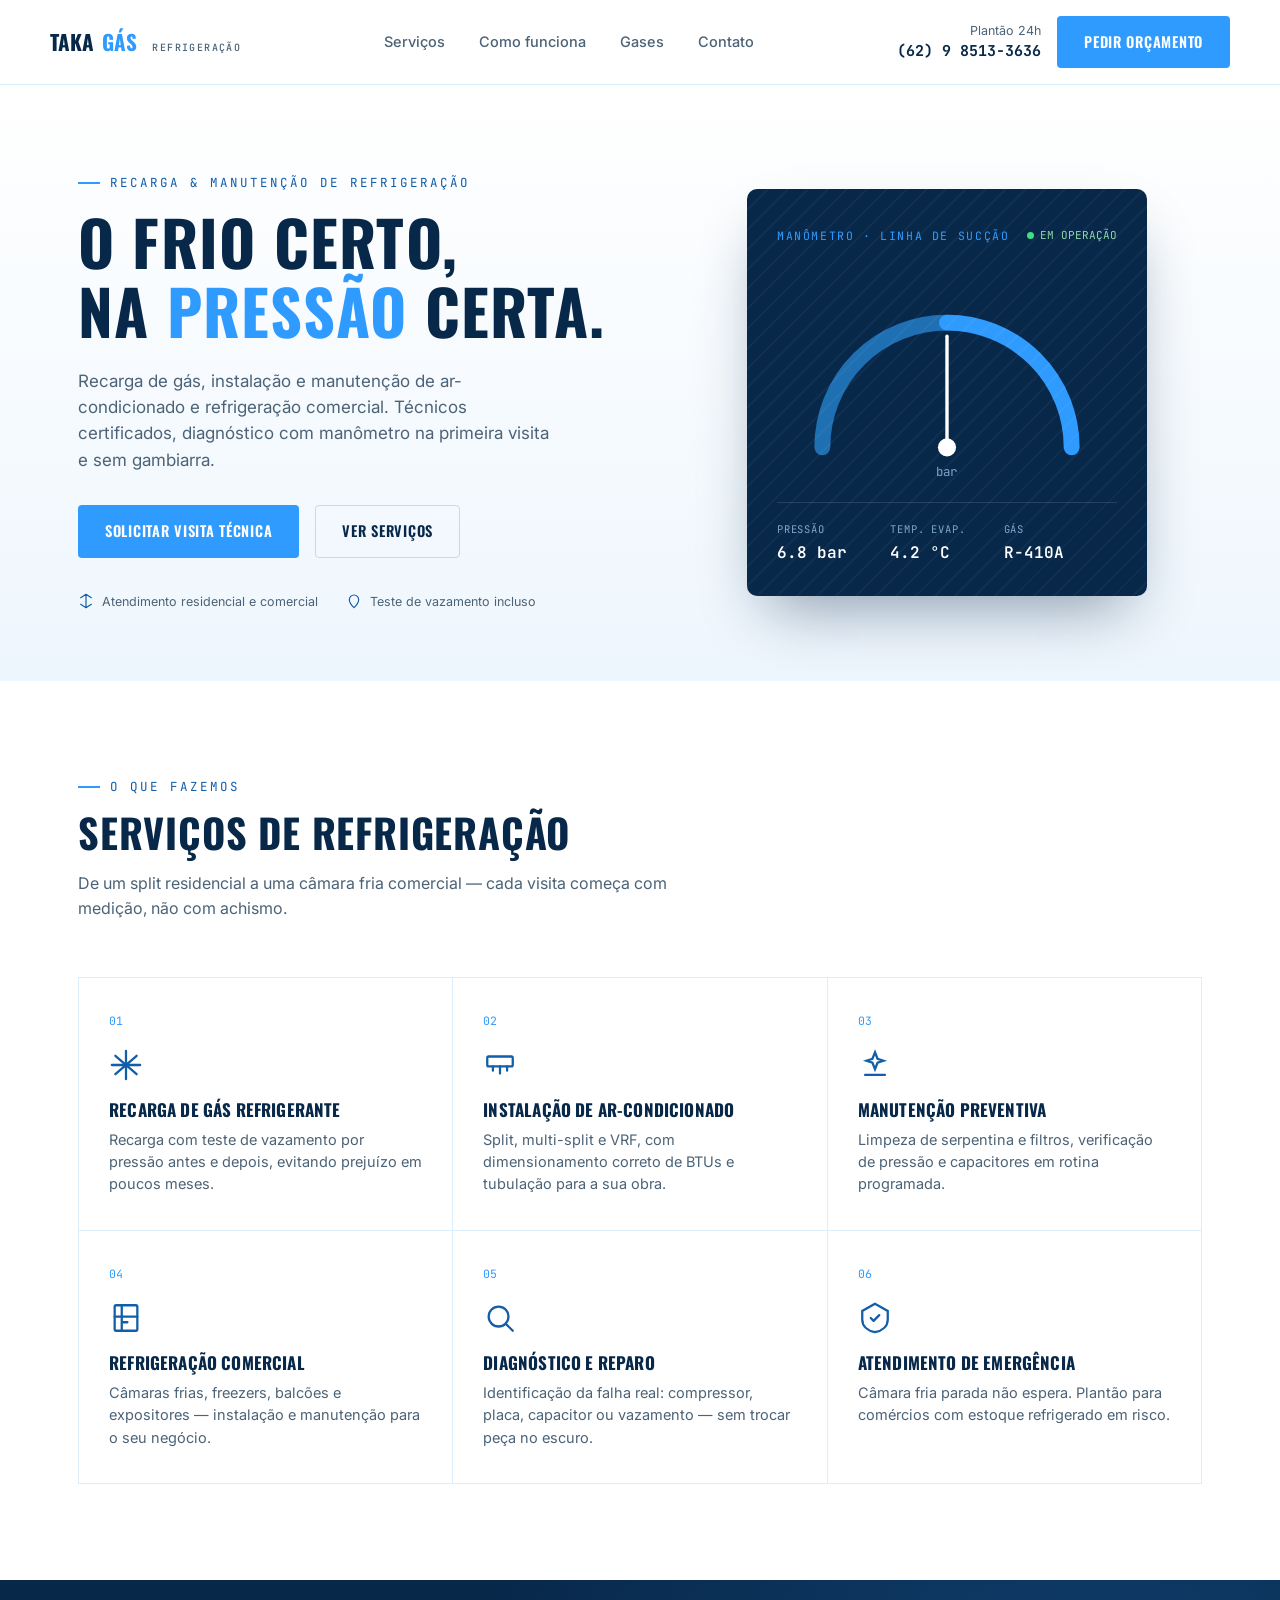
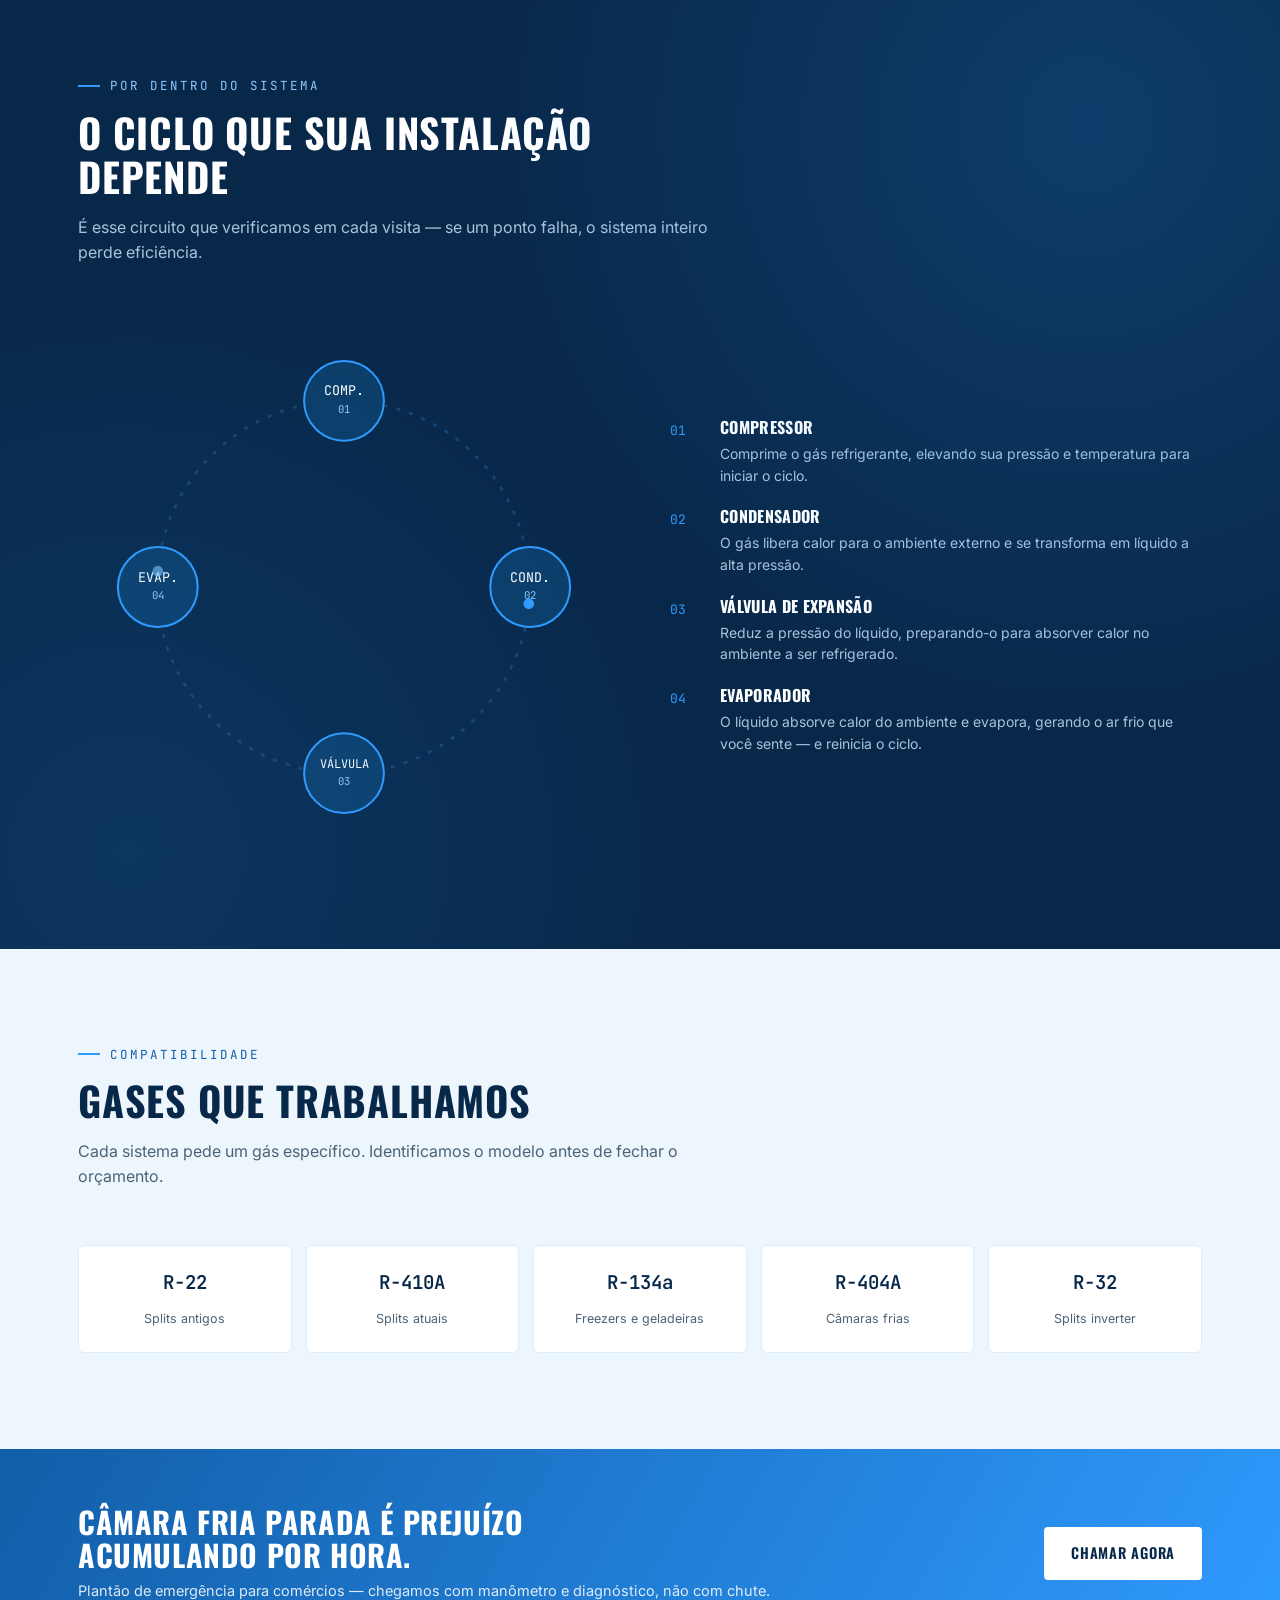
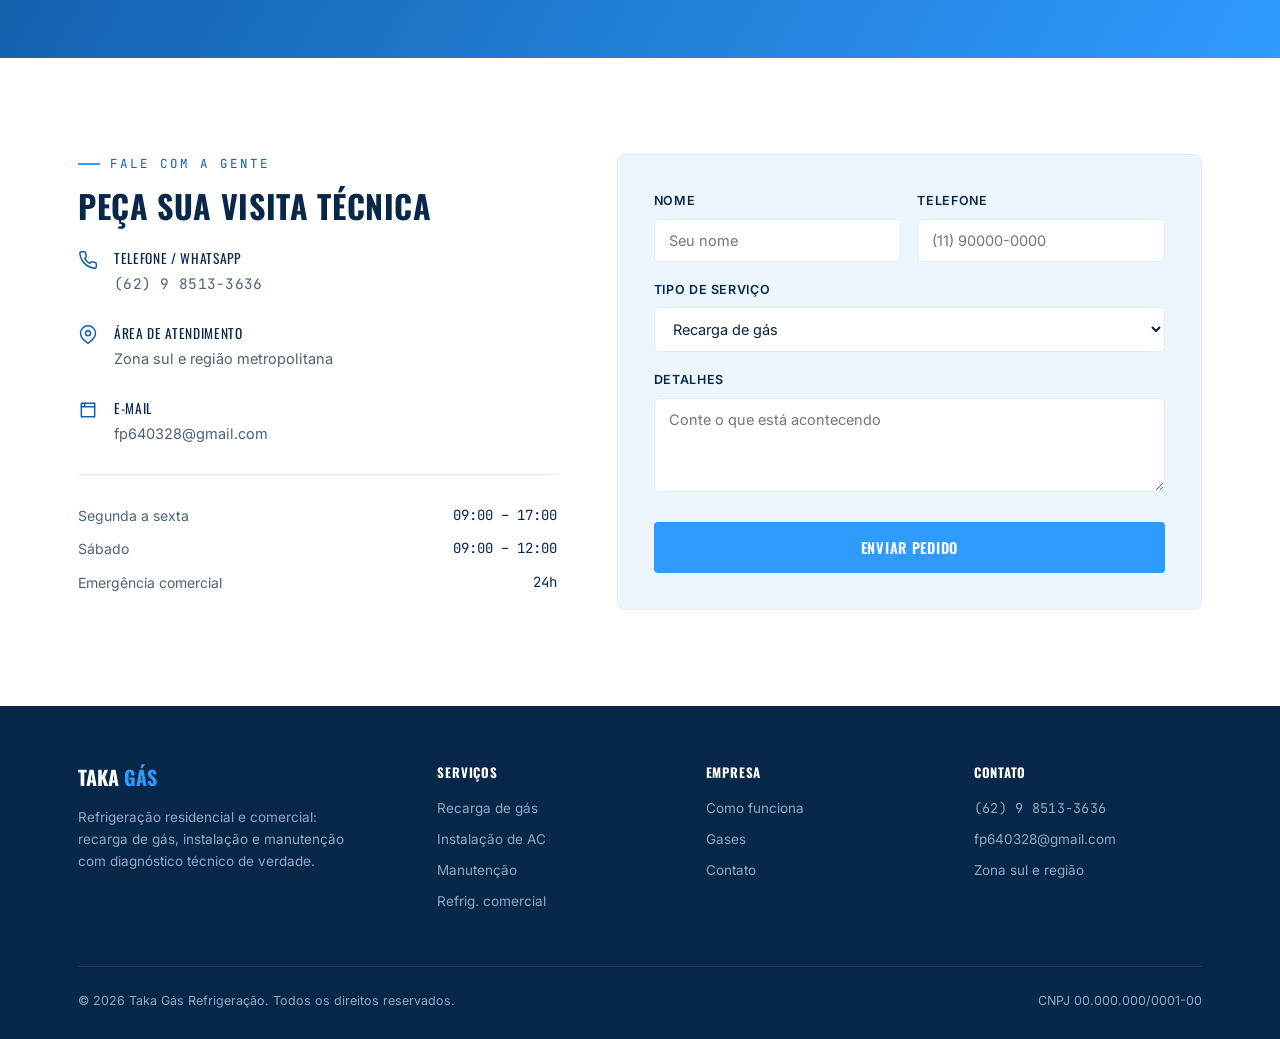
<file: index.html>
<!DOCTYPE html>
<html lang="pt-BR">
<head>
<meta charset="UTF-8">
<meta name="viewport" content="width=device-width, initial-scale=1.0">
<title>Taka Gás Refrigeração</title>
<link rel="preconnect" href="https://fonts.googleapis.com">
<link rel="preconnect" href="https://fonts.gstatic.com" crossorigin>
<link href="https://fonts.googleapis.com/css2?family=Oswald:wght@400;500;600;700&family=Inter:wght@400;500;600;700&family=JetBrains+Mono:wght@500;600&display=swap" rel="stylesheet">
<style>
  :root{
    --white:#ffffff;
    --ice:#eef6fd;
    --ice-2:#dcedfb;
    --blue-deep:#08284a;
    --blue-navy:#0b3d68;
    --blue-primary:#125ea8;
    --blue-bright:#2f9bff;
    --blue-line:#bcdcf8;
    --text:#0c2338;
    --text-soft:#4c6377;
    --radius:4px;
    --maxw:1180px;
  }
  *{box-sizing:border-box; margin:0; padding:0;}
  html{scroll-behavior:smooth;}
  body{
    font-family:'Inter', sans-serif;
    color:var(--text);
    background:var(--white);
    line-height:1.55;
    -webkit-font-smoothing:antialiased;
  }
  h1,h2,h3,h4{
    font-family:'Oswald', sans-serif;
    text-transform:uppercase;
    letter-spacing:0.02em;
    color:var(--blue-deep);
    line-height:1.12;
  }
  .mono{
    font-family:'JetBrains Mono', monospace;
    letter-spacing:0.02em;
  }
  a{color:inherit; text-decoration:none;}
  ul{list-style:none;}
  img,svg{display:block; max-width:100%;}
  .wrap{max-width:var(--maxw); margin:0 auto; padding:0 28px;}
  .eyebrow{
    font-family:'JetBrains Mono', monospace;
    font-size:12.5px;
    letter-spacing:0.16em;
    text-transform:uppercase;
    color:var(--blue-primary);
    display:flex;
    align-items:center;
    gap:10px;
    margin-bottom:14px;
  }
  .eyebrow::before{
    content:"";
    width:22px; height:2px;
    background:var(--blue-bright);
    display:inline-block;
  }
  .btn{
    display:inline-flex;
    align-items:center;
    gap:10px;
    padding:14px 26px;
    border-radius:var(--radius);
    font-family:'Oswald', sans-serif;
    text-transform:uppercase;
    letter-spacing:0.05em;
    font-size:14.5px;
    font-weight:600;
    border:1.5px solid transparent;
    cursor:pointer;
    transition:transform .15s ease, box-shadow .15s ease, background .15s ease, color .15s ease;
  }
  .btn-primary{background:var(--blue-bright); color:var(--white);}
  .btn-primary:hover{transform:translateY(-2px); box-shadow:0 10px 24px -8px rgba(47,155,255,.6);}
  .btn-ghost{border-color:var(--blue-line); color:var(--blue-deep);}
  .btn-ghost:hover{border-color:var(--blue-bright); color:var(--blue-bright);}
  .btn-ghost.on-dark{border-color:rgba(255,255,255,.35); color:var(--white);}
  .btn-ghost.on-dark:hover{border-color:var(--white);}

  /* focus visibility */
  a:focus-visible, button:focus-visible{outline:2px solid var(--blue-bright); outline-offset:3px;}

  @media (prefers-reduced-motion: reduce){
    *{animation-duration:.01ms !important; animation-iteration-count:1 !important; transition-duration:.01ms !important; scroll-behavior:auto !important;}
  }

  /* ---------- HEADER ---------- */
  header{
    position:sticky; top:0; z-index:50;
    background:rgba(255,255,255,.92);
    backdrop-filter:blur(8px);
    border-bottom:1px solid var(--ice-2);
  }
  .nav{
    display:flex; align-items:center; justify-content:space-between;
    padding:16px 0;
  }
  .logo{
    display:flex; align-items:baseline; gap:8px;
    font-family:'Oswald', sans-serif;
    font-weight:700;
    font-size:21px;
    color:var(--blue-deep);
  }
  .logo span{color:var(--blue-bright);}
  .logo small{
    font-family:'JetBrains Mono', monospace;
    font-size:10px;
    color:var(--text-soft);
    letter-spacing:.14em;
    text-transform:uppercase;
    font-weight:500;
  }
  .navlinks{display:flex; gap:34px; font-size:14.5px; font-weight:500;}
  .navlinks a{color:var(--text-soft); transition:color .15s;}
  .navlinks a:hover{color:var(--blue-primary);}
  .navcta{display:flex; align-items:center; gap:16px;}
  .navphone{display:flex; flex-direction:column; align-items:flex-end; font-size:12.5px; color:var(--text-soft);}
  .navphone strong{font-family:'JetBrains Mono',monospace; font-size:15px; color:var(--blue-deep);}
  .hamburger{display:none;}

  /* ---------- HERO ---------- */
  .hero{
    position:relative;
    overflow:hidden;
    background:linear-gradient(180deg, var(--white) 0%, var(--ice) 100%);
    padding:88px 0 70px;
  }
  .hero-grid{
    display:grid;
    grid-template-columns:1.05fr .95fr;
    gap:50px;
    align-items:center;
  }
  .hero h1{
    font-size:clamp(38px, 5.2vw, 62px);
    margin-bottom:22px;
  }
  .hero h1 em{
    font-style:normal;
    color:var(--blue-bright);
  }
  .hero p{
    font-size:17px;
    color:var(--text-soft);
    max-width:480px;
    margin-bottom:32px;
  }
  .hero-actions{display:flex; gap:16px; flex-wrap:wrap; margin-bottom:34px;}
  .hero-badges{display:flex; gap:28px; flex-wrap:wrap;}
  .hero-badge{font-size:12.5px; color:var(--text-soft); display:flex; align-items:center; gap:8px;}
  .hero-badge svg{width:16px; height:16px; stroke:var(--blue-primary);}

  /* Pressure gauge visual */
  .gauge-wrap{position:relative; display:flex; justify-content:center;}
  .gauge-card{
    background:var(--blue-deep);
    border-radius:10px;
    padding:38px 30px 30px;
    width:100%;
    max-width:400px;
    box-shadow:0 30px 60px -20px rgba(8,40,74,.45);
    position:relative;
  }
  .gauge-card::before{
    content:"";
    position:absolute; inset:0;
    border-radius:10px;
    background:
      repeating-linear-gradient(135deg, rgba(255,255,255,.035) 0 2px, transparent 2px 14px);
    pointer-events:none;
  }
  .gauge-top{display:flex; justify-content:space-between; align-items:center; margin-bottom:22px;}
  .gauge-top .mono{color:var(--blue-bright); font-size:11.5px; letter-spacing:.14em;}
  .gauge-top .status{
    display:flex; align-items:center; gap:6px;
    font-family:'JetBrains Mono',monospace; font-size:11px; color:#8fd6a8;
  }
  .gauge-top .status i{width:7px; height:7px; border-radius:50%; background:#3ee085; display:inline-block; animation:pulse 1.8s infinite;}
  @keyframes pulse{0%,100%{opacity:1;} 50%{opacity:.35;}}

  .dial{width:100%; height:auto;}
  .dial-needle{transform-origin:150px 150px; animation:sweep 4.5s ease-in-out infinite;}
  @keyframes sweep{
    0%{transform:rotate(-58deg);}
    50%{transform:rotate(46deg);}
    100%{transform:rotate(-58deg);}
  }
  .gauge-readout{display:flex; justify-content:space-between; margin-top:20px; padding-top:18px; border-top:1px solid rgba(255,255,255,.12);}
  .gauge-readout div{flex:1;}
  .gauge-readout .k{font-family:'JetBrains Mono',monospace; font-size:10.5px; color:#7ea6c9; letter-spacing:.08em; margin-bottom:4px;}
  .gauge-readout .v{font-family:'JetBrains Mono',monospace; font-size:16px; color:var(--white); font-weight:600;}

  /* ---------- SERVICES ---------- */
  section{padding:96px 0;}
  .section-head{
    max-width:640px;
    margin-bottom:56px;
    opacity:0;
    transform:translateY(28px);
    transition:opacity .7s ease, transform .7s ease;
  }
  .section-head h2{font-size:clamp(28px,3.6vw,40px); margin-bottom:16px;}
  .section-head p{color:var(--text-soft); font-size:16px;}

  .services{background:var(--white);}
  .service-grid{
    display:grid;
    grid-template-columns:repeat(3, 1fr);
    gap:1px;
    background:var(--ice-2);
    border:1px solid var(--ice-2);
  }
  .service-card{
    background:var(--white);
    padding:34px 30px;
    opacity:0;
    transform:translateY(28px);
    transition:background .2s ease, opacity .7s ease, transform .7s ease;
  }
  .service-card:hover{background:var(--ice);}
  .service-num{
    font-family:'JetBrains Mono',monospace;
    font-size:11.5px;
    color:var(--blue-bright);
    margin-bottom:18px;
    display:block;
  }
  .service-icon{width:34px; height:34px; stroke:var(--blue-primary); fill:none; stroke-width:1.6; margin-bottom:18px;}
  .service-card h3{font-size:17px; margin-bottom:10px; letter-spacing:.01em;}
  .service-card p{font-size:14.5px; color:var(--text-soft);}

  /* ---------- CYCLE DIAGRAM (signature) ---------- */
  .cycle{background:var(--blue-deep); color:var(--white); position:relative; overflow:hidden;}
  .cycle::after{
    content:"";
    position:absolute; inset:0;
    background:
      radial-gradient(circle at 85% 15%, rgba(47,155,255,.18), transparent 45%),
      radial-gradient(circle at 10% 90%, rgba(47,155,255,.12), transparent 40%);
    pointer-events:none;
  }
  .cycle .section-head h2, .cycle .eyebrow{color:var(--white);}
  .cycle .eyebrow{color:#8fc8ff;}
  .cycle .eyebrow::before{background:var(--blue-bright);}
  .cycle .section-head p{color:#a8c4dc;}
  .cycle-body{display:grid; grid-template-columns:1fr 1fr; gap:60px; align-items:center; position:relative;}
  .cycle-diagram{
    width:100%;
    height:auto;
    opacity:0;
    transform:translateY(28px);
    transition:opacity .7s ease, transform .7s ease;
  }
  .cycle-steps{display:flex; flex-direction:column; gap:22px;}
  .cycle-step{
    display:flex;
    gap:18px;
    opacity:0;
    transform:translateY(28px);
    transition:opacity .7s ease, transform .7s ease;
  }
  .cycle-steps .cycle-step:nth-child(2){transition-delay:.1s;}
  .cycle-steps .cycle-step:nth-child(3){transition-delay:.2s;}
  .cycle-steps .cycle-step:nth-child(4){transition-delay:.3s;}
  .cycle-step .n{
    font-family:'JetBrains Mono',monospace; font-size:13px; color:var(--blue-bright);
    width:32px; flex-shrink:0; padding-top:2px;
  }
  .cycle-step h4{color:var(--white); font-size:16px; margin-bottom:6px; letter-spacing:.02em;}
  .cycle-step p{color:#a8c4dc; font-size:14px;}

  /* ---------- GASES ---------- */
  .gases{background:var(--ice);}
  .gas-list{display:grid; grid-template-columns:repeat(5,1fr); gap:14px;}
  .gas-chip{
    background:var(--white);
    border:1px solid var(--ice-2);
    border-radius:6px;
    padding:22px 18px;
    text-align:center;
    opacity:0;
    transform:translateY(28px);
    transition:opacity .7s ease, transform .7s ease;
  }
  .gas-list .gas-chip:nth-child(2){transition-delay:.08s;}
  .gas-list .gas-chip:nth-child(3){transition-delay:.16s;}
  .gas-list .gas-chip:nth-child(4){transition-delay:.24s;}
  .gas-list .gas-chip:nth-child(5){transition-delay:.32s;}
  .gas-chip .code{
    font-family:'JetBrains Mono',monospace;
    font-weight:600; font-size:19px;
    color:var(--blue-deep);
    display:block; margin-bottom:8px;
  }
  .gas-chip .use{font-size:12.5px; color:var(--text-soft);}

  /* ---------- CTA BANNER ---------- */
  .banner{
    background:linear-gradient(120deg, var(--blue-primary), var(--blue-bright));
    padding:56px 0;
  }
  .banner .wrap{display:flex; align-items:center; justify-content:space-between; gap:30px; flex-wrap:wrap;}
  .banner h3{color:var(--white); font-size:clamp(22px,3vw,30px); max-width:560px;}
  .banner p{color:rgba(255,255,255,.85); font-size:14.5px; margin-top:8px;}
  .banner .btn-primary{background:var(--white); color:var(--blue-deep);}
  .banner .btn-primary:hover{box-shadow:0 10px 24px -8px rgba(0,0,0,.25);}

  /* ---------- CONTACT ---------- */
  .contact{background:var(--white);}
  .contact-grid{display:grid; grid-template-columns:.9fr 1.1fr; gap:60px;}
  .info-block{display:flex; gap:16px; margin-bottom:28px;}
  .info-block svg{width:20px; height:20px; stroke:var(--blue-primary); flex-shrink:0; margin-top:2px;}
  .info-block .k{font-family:'Oswald',sans-serif; font-size:13.5px; text-transform:uppercase; letter-spacing:.05em; color:var(--blue-deep); margin-bottom:4px;}
  .info-block .v{font-size:14.5px; color:var(--text-soft);}
  .hours{border-top:1px solid var(--ice-2); margin-top:24px; padding-top:24px;}
  .hours-row{display:flex; justify-content:space-between; font-size:14px; padding:6px 0; color:var(--text-soft);}
  .hours-row span:last-child{font-family:'JetBrains Mono',monospace; color:var(--blue-deep);}

  form{background:var(--ice); border:1px solid var(--ice-2); border-radius:8px; padding:36px;}
  .field{margin-bottom:18px;}
  .field label{display:block; font-size:12.5px; text-transform:uppercase; letter-spacing:.05em; color:var(--blue-deep); font-weight:600; margin-bottom:8px;}
  .field input, .field select, .field textarea{
    width:100%;
    padding:12px 14px;
    border:1px solid var(--ice-2);
    border-radius:5px;
    font-family:'Inter',sans-serif;
    font-size:14.5px;
    background:var(--white);
    color:var(--text);
  }
  .field input:focus, .field select:focus, .field textarea:focus{outline:2px solid var(--blue-bright); outline-offset:1px; border-color:transparent;}
  .field-row{display:grid; grid-template-columns:1fr 1fr; gap:16px;}
  form .btn-primary{width:100%; justify-content:center; margin-top:6px;}

  /* ---------- FOOTER ---------- */
  footer{background:var(--blue-deep); color:#8fa9c2; padding:56px 0 28px;}
  .footer-grid{display:grid; grid-template-columns:1.4fr 1fr 1fr 1fr; gap:40px; margin-bottom:44px;}
  .footer-logo{font-family:'Oswald',sans-serif; font-weight:700; font-size:20px; color:var(--white); margin-bottom:14px;}
  .footer-logo span{color:var(--blue-bright);}
  footer p{font-size:13.5px; max-width:280px; line-height:1.6;}
  footer h5{color:var(--white); font-family:'Oswald',sans-serif; font-size:13px; letter-spacing:.06em; text-transform:uppercase; margin-bottom:16px;}
  footer ul li{margin-bottom:10px; font-size:13.5px;}
  footer ul li a:hover{color:var(--white);}
  .footer-bottom{border-top:1px solid rgba(255,255,255,.1); padding-top:24px; display:flex; justify-content:space-between; font-size:12.5px; flex-wrap:wrap; gap:12px;}

  /* ---------- SCROLL REVEAL ---------- */
  .contact-grid > div,
  .contact-grid > form,
  .banner .wrap > div,
  .footer-grid > div{
    opacity:0;
    transform:translateY(28px);
    transition:opacity .7s ease, transform .7s ease;
  }
  .footer-grid > div:nth-child(2){transition-delay:.08s;}
  .footer-grid > div:nth-child(3){transition-delay:.16s;}
  .footer-grid > div:nth-child(4){transition-delay:.24s;}

  .section-head.in-view,
  .service-card.in-view,
  .gas-chip.in-view,
  .cycle-step.in-view,
  .cycle-diagram.in-view,
  .contact-grid > div.in-view,
  .contact-grid > form.in-view,
  .banner .wrap > div.in-view,
  .footer-grid > div.in-view{
    opacity:1;
    transform:translateY(0);
  }

  /* ---------- RESPONSIVE ---------- */
  @media (max-width:900px){
    .navlinks{display:none;}
    .navphone{display:none;}
    .hero-grid{grid-template-columns:1fr;}
    .gauge-wrap{order:-1;}
    .service-grid{grid-template-columns:repeat(2,1fr);}
    .cycle-body{grid-template-columns:1fr; gap:40px;}
    .gas-list{grid-template-columns:repeat(3,1fr);}
    .contact-grid{grid-template-columns:1fr;}
    .footer-grid{grid-template-columns:1fr 1fr;}
  }
  @media (max-width:560px){
    .wrap{padding:0 20px;}
    section{padding:64px 0;}
    .service-grid{grid-template-columns:1fr;}
    .gas-list{grid-template-columns:repeat(2,1fr);}
    .field-row{grid-template-columns:1fr;}
    .footer-grid{grid-template-columns:1fr;}
    .banner .wrap{flex-direction:column; align-items:flex-start;}
  }
</style>
</head>
<body>

<header>
  <div class="wrap nav">
    <div class="logo">TAKA <span>GÁS</span>
      <small>&nbsp;Refrigeração</small>
    </div>
    <nav class="navlinks">
      <a href="#servicos">Serviços</a>
      <a href="#ciclo">Como funciona</a>
      <a href="#gases">Gases</a>
      <a href="#contato">Contato</a>
    </nav>
    <div class="navcta">
      <div class="navphone">
        <span>Plantão 24h</span>
        <strong>(62) 9 8513-3636</strong>
      </div>
      <a href="#contato" class="btn btn-primary">Pedir orçamento</a>
    </div>
  </div>
</header>

<main>
  <!-- HERO -->
  <section class="hero" style="padding-top:88px;">
    <div class="wrap hero-grid">
      <div>
        <div class="eyebrow">Recarga &amp; manutenção de refrigeração</div>
        <h1>O frio certo,<br>na <em>pressão</em> certa.</h1>
        <p>Recarga de gás, instalação e manutenção de ar-condicionado e refrigeração comercial. Técnicos certificados, diagnóstico com manômetro na primeira visita e sem gambiarra.</p>
        <div class="hero-actions">
          <a href="#contato" class="btn btn-primary">
            Solicitar visita técnica
          </a>
          <a href="#servicos" class="btn btn-ghost">Ver serviços</a>
        </div>
        <div class="hero-badges">
          <div class="hero-badge">
            <svg viewBox="0 0 24 24" fill="none" stroke-width="1.8"><path d="M12 2v20M4 7l8-5 8 5M4 17l8 5 8-5" stroke-linecap="round" stroke-linejoin="round"/></svg>
            Atendimento residencial e comercial
          </div>
          <div class="hero-badge">
            <svg viewBox="0 0 24 24" fill="none" stroke-width="1.8"><path d="M12 22c4-4 7-7.6 7-12a7 7 0 10-14 0c0 4.4 3 8 7 12z" stroke-linecap="round" stroke-linejoin="round"/></svg>
            Teste de vazamento incluso
          </div>
        </div>
      </div>

      <div class="gauge-wrap">
        <div class="gauge-card">
          <div class="gauge-top">
            <span class="mono">MANÔMETRO · LINHA DE SUCÇÃO</span>
            <span class="status"><i></i>EM OPERAÇÃO</span>
          </div>
          <svg class="dial" viewBox="0 0 300 190">
            <path d="M40 160 A110 110 0 0 1 260 160" fill="none" stroke="#123a5e" stroke-width="14" stroke-linecap="round"/>
            <path d="M40 160 A110 110 0 0 1 150 50" fill="none" stroke="#1f6fb3" stroke-width="14" stroke-linecap="round"/>
            <path d="M150 50 A110 110 0 0 1 260 160" fill="none" stroke="#2f9bff" stroke-width="14" stroke-linecap="round"/>
            <g class="dial-needle">
              <line x1="150" y1="160" x2="150" y2="62" stroke="#ffffff" stroke-width="3" stroke-linecap="round"/>
              <circle cx="150" cy="160" r="8" fill="#ffffff"/>
            </g>
            <text x="150" y="185" text-anchor="middle" fill="#7ea6c9" font-family="JetBrains Mono" font-size="11">bar</text>
          </svg>
          <div class="gauge-readout">
            <div>
              <div class="k">PRESSÃO</div>
              <div class="v">6.8 bar</div>
            </div>
            <div>
              <div class="k">TEMP. EVAP.</div>
              <div class="v">4.2 °C</div>
            </div>
            <div>
              <div class="k">GÁS</div>
              <div class="v">R-410A</div>
            </div>
          </div>
        </div>
      </div>
    </div>
  </section>

  <!-- SERVICES -->
  <section class="services" id="servicos">
    <div class="wrap">
      <div class="section-head">
        <div class="eyebrow">O que fazemos</div>
        <h2>Serviços de refrigeração</h2>
        <p>De um split residencial a uma câmara fria comercial — cada visita começa com medição, não com achismo.</p>
      </div>

      <div class="service-grid">
        <div class="service-card">
          <span class="service-num">01</span>
          <svg class="service-icon" viewBox="0 0 24 24"><path d="M12 2v20M4.5 5.5l15 13M19.5 5.5l-15 13M2 12h20" stroke-linecap="round"/></svg>
          <h3>Recarga de gás refrigerante</h3>
          <p>Recarga com teste de vazamento por pressão antes e depois, evitando prejuízo em poucos meses.</p>
        </div>
        <div class="service-card">
          <span class="service-num">02</span>
          <svg class="service-icon" viewBox="0 0 24 24"><rect x="3" y="6" width="18" height="7" rx="1"/><path d="M7 13v3M12 13v5M17 13v3" stroke-linecap="round"/></svg>
          <h3>Instalação de ar-condicionado</h3>
          <p>Split, multi-split e VRF, com dimensionamento correto de BTUs e tubulação para a sua obra.</p>
        </div>
        <div class="service-card">
          <span class="service-num">03</span>
          <svg class="service-icon" viewBox="0 0 24 24"><path d="M12 3l1.8 4.6L18 9l-4.2 1.4L12 15l-1.8-4.6L6 9l4.2-1.4L12 3z"/><path d="M5 19h14" stroke-linecap="round"/></svg>
          <h3>Manutenção preventiva</h3>
          <p>Limpeza de serpentina e filtros, verificação de pressão e capacitores em rotina programada.</p>
        </div>
        <div class="service-card">
          <span class="service-num">04</span>
          <svg class="service-icon" viewBox="0 0 24 24"><rect x="4" y="3" width="16" height="18" rx="1"/><path d="M4 11h16M9 3v18M9 15h4" stroke-linecap="round"/></svg>
          <h3>Refrigeração comercial</h3>
          <p>Câmaras frias, freezers, balcões e expositores — instalação e manutenção para o seu negócio.</p>
        </div>
        <div class="service-card">
          <span class="service-num">05</span>
          <svg class="service-icon" viewBox="0 0 24 24"><circle cx="11" cy="11" r="7"/><path d="M21 21l-4.3-4.3" stroke-linecap="round"/></svg>
          <h3>Diagnóstico e reparo</h3>
          <p>Identificação da falha real: compressor, placa, capacitor ou vazamento — sem trocar peça no escuro.</p>
        </div>
        <div class="service-card">
          <span class="service-num">06</span>
          <svg class="service-icon" viewBox="0 0 24 24"><path d="M12 2L3 7v6c0 5 4 8 9 9 5-1 9-4 9-9V7l-9-5z"/><path d="M9 12l2 2 4-4" stroke-linecap="round" stroke-linejoin="round"/></svg>
          <h3>Atendimento de emergência</h3>
          <p>Câmara fria parada não espera. Plantão para comércios com estoque refrigerado em risco.</p>
        </div>
      </div>
    </div>
  </section>

  <!-- CYCLE (signature element) -->
  <section class="cycle" id="ciclo">
    <div class="wrap">
      <div class="section-head">
        <div class="eyebrow">Por dentro do sistema</div>
        <h2>O ciclo que sua instalação depende</h2>
        <p>É esse circuito que verificamos em cada visita — se um ponto falha, o sistema inteiro perde eficiência.</p>
      </div>

      <div class="cycle-body">
        <svg class="cycle-diagram" viewBox="0 0 400 400">
          <path id="cyclepath" d="M200 60 A140 140 0 1 1 199 60" fill="none" stroke="#154572" stroke-width="2" stroke-dasharray="3 7"/>
          <circle cx="200" cy="60" r="30" fill="#0b3d68" stroke="#2f9bff" stroke-width="1.5"/>
          <text x="200" y="56" text-anchor="middle" fill="#fff" font-family="JetBrains Mono" font-size="10">COMP.</text>
          <text x="200" y="69" text-anchor="middle" fill="#8fc8ff" font-family="JetBrains Mono" font-size="8">01</text>

          <circle cx="340" cy="200" r="30" fill="#0b3d68" stroke="#2f9bff" stroke-width="1.5"/>
          <text x="340" y="196" text-anchor="middle" fill="#fff" font-family="JetBrains Mono" font-size="10">COND.</text>
          <text x="340" y="209" text-anchor="middle" fill="#8fc8ff" font-family="JetBrains Mono" font-size="8">02</text>

          <circle cx="200" cy="340" r="30" fill="#0b3d68" stroke="#2f9bff" stroke-width="1.5"/>
          <text x="200" y="336" text-anchor="middle" fill="#fff" font-family="JetBrains Mono" font-size="9">VÁLVULA</text>
          <text x="200" y="349" text-anchor="middle" fill="#8fc8ff" font-family="JetBrains Mono" font-size="8">03</text>

          <circle cx="60" cy="200" r="30" fill="#0b3d68" stroke="#2f9bff" stroke-width="1.5"/>
          <text x="60" y="196" text-anchor="middle" fill="#fff" font-family="JetBrains Mono" font-size="10">EVAP.</text>
          <text x="60" y="209" text-anchor="middle" fill="#8fc8ff" font-family="JetBrains Mono" font-size="8">04</text>

          <circle r="4" fill="#2f9bff">
            <animateMotion dur="6s" repeatCount="indefinite" path="M200 60 A140 140 0 1 1 199 60"/>
          </circle>
          <circle r="4" fill="#7ec8ff" opacity="0.6">
            <animateMotion dur="6s" begin="-3s" repeatCount="indefinite" path="M200 60 A140 140 0 1 1 199 60"/>
          </circle>
        </svg>

        <div class="cycle-steps">
          <div class="cycle-step">
            <span class="n">01</span>
            <div><h4>Compressor</h4><p>Comprime o gás refrigerante, elevando sua pressão e temperatura para iniciar o ciclo.</p></div>
          </div>
          <div class="cycle-step">
            <span class="n">02</span>
            <div><h4>Condensador</h4><p>O gás libera calor para o ambiente externo e se transforma em líquido a alta pressão.</p></div>
          </div>
          <div class="cycle-step">
            <span class="n">03</span>
            <div><h4>Válvula de expansão</h4><p>Reduz a pressão do líquido, preparando-o para absorver calor no ambiente a ser refrigerado.</p></div>
          </div>
          <div class="cycle-step">
            <span class="n">04</span>
            <div><h4>Evaporador</h4><p>O líquido absorve calor do ambiente e evapora, gerando o ar frio que você sente — e reinicia o ciclo.</p></div>
          </div>
        </div>
      </div>
    </div>
  </section>

  <!-- GASES -->
  <section class="gases" id="gases">
    <div class="wrap">
      <div class="section-head">
        <div class="eyebrow">Compatibilidade</div>
        <h2>Gases que trabalhamos</h2>
        <p>Cada sistema pede um gás específico. Identificamos o modelo antes de fechar o orçamento.</p>
      </div>
      <div class="gas-list">
        <div class="gas-chip"><span class="code">R-22</span><span class="use">Splits antigos</span></div>
        <div class="gas-chip"><span class="code">R-410A</span><span class="use">Splits atuais</span></div>
        <div class="gas-chip"><span class="code">R-134a</span><span class="use">Freezers e geladeiras</span></div>
        <div class="gas-chip"><span class="code">R-404A</span><span class="use">Câmaras frias</span></div>
        <div class="gas-chip"><span class="code">R-32</span><span class="use">Splits inverter</span></div>
      </div>
    </div>
  </section>

  <!-- BANNER -->
  <section class="banner" style="padding:56px 0;">
    <div class="wrap">
      <div>
        <h3>Câmara fria parada é prejuízo acumulando por hora.</h3>
        <p>Plantão de emergência para comércios — chegamos com manômetro e diagnóstico, não com chute.</p>
      </div>
      <a href="#contato" class="btn btn-primary">Chamar agora</a>
    </div>
  </section>

  <!-- CONTACT -->
  <section class="contact" id="contato">
    <div class="wrap contact-grid">
      <div>
        <div class="eyebrow">Fale com a gente</div>
        <h2 style="font-size:32px; margin-bottom:24px;">Peça sua visita técnica</h2>

        <div class="info-block">
          <svg viewBox="0 0 24 24" fill="none" stroke-width="1.8"><path d="M22 16.9v3a2 2 0 01-2.2 2 19.8 19.8 0 01-8.6-3 19.5 19.5 0 01-6-6 19.8 19.8 0 01-3-8.7A2 2 0 014.1 2h3a2 2 0 012 1.7c.1 1 .4 2 .7 3a2 2 0 01-.5 2.1L8 10.1a16 16 0 006 6l1.3-1.3a2 2 0 012.1-.5c1 .3 2 .5 3 .7a2 2 0 011.6 2z" stroke-linecap="round" stroke-linejoin="round"/></svg>
          <div>
            <div class="k">Telefone / WhatsApp</div>
            <div class="v mono">(62) 9 8513-3636</div>
          </div>
        </div>
        <div class="info-block">
          <svg viewBox="0 0 24 24" fill="none" stroke-width="1.8"><path d="M21 10c0 6-9 12-9 12s-9-6-9-12a9 9 0 1118 0z" stroke-linecap="round" stroke-linejoin="round"/><circle cx="12" cy="10" r="3"/></svg>
          <div>
            <div class="k">Área de atendimento</div>
            <div class="v">Zona sul e região metropolitana</div>
          </div>
        </div>
        <div class="info-block">
          <svg viewBox="0 0 24 24" fill="none" stroke-width="1.8"><path d="M4 4h16v16H4z" stroke-linejoin="round"/><path d="M4 8h16M8 4v4" stroke-linecap="round"/></svg>
          <div>
            <div class="k">E-mail</div>
            <div class="v">fp640328@gmail.com</div>
          </div>
        </div>

        <div class="hours">
          <div class="hours-row"><span>Segunda a sexta</span><span>09:00 – 17:00</span></div>
          <div class="hours-row"><span>Sábado</span><span>09:00 – 12:00</span></div>
          <div class="hours-row"><span>Emergência comercial</span><span>24h</span></div>
        </div>
      </div>

      <form onsubmit="return false;">
        <div class="field-row">
          <div class="field">
            <label for="nome">Nome</label>
            <input id="nome" type="text" placeholder="Seu nome">
          </div>
          <div class="field">
            <label for="tel">Telefone</label>
            <input id="tel" type="tel" placeholder="(11) 90000-0000">
          </div>
        </div>
        <div class="field">
          <label for="servico">Tipo de serviço</label>
          <select id="servico">
            <option>Recarga de gás</option>
            <option>Instalação de ar-condicionado</option>
            <option>Manutenção preventiva</option>
            <option>Refrigeração comercial</option>
            <option>Emergência</option>
          </select>
        </div>
        <div class="field">
          <label for="msg">Detalhes</label>
          <textarea id="msg" rows="4" placeholder="Conte o que está acontecendo"></textarea>
        </div>
        <button type="submit" class="btn btn-primary">Enviar pedido</button>
      </form>
    </div>
  </section>
</main>

<footer>
  <div class="wrap">
    <div class="footer-grid">
      <div>
        <div class="footer-logo">TAKA <span>GÁS</span></div>
        <p>Refrigeração residencial e comercial: recarga de gás, instalação e manutenção com diagnóstico técnico de verdade.</p>
      </div>
      <div>
        <h5>Serviços</h5>
        <ul>
          <li><a href="#servicos">Recarga de gás</a></li>
          <li><a href="#servicos">Instalação de AC</a></li>
          <li><a href="#servicos">Manutenção</a></li>
          <li><a href="#servicos">Refrig. comercial</a></li>
        </ul>
      </div>
      <div>
        <h5>Empresa</h5>
        <ul>
          <li><a href="#ciclo">Como funciona</a></li>
          <li><a href="#gases">Gases</a></li>
          <li><a href="#contato">Contato</a></li>
        </ul>
      </div>
      <div>
        <h5>Contato</h5>
        <ul>
          <li class="mono">(62) 9 8513-3636</li>
          <li>fp640328@gmail.com</li>
          <li>Zona sul e região</li>
        </ul>
      </div>
    </div>
    <div class="footer-bottom">
      <span>© 2026 Taka Gás Refrigeração. Todos os direitos reservados.</span>
      <span>CNPJ 00.000.000/0001-00</span>
    </div>
  </div>
</footer>

<script>
(function(){
  var targets = document.querySelectorAll(
    '.section-head, .service-card, .gas-chip, .cycle-step, .cycle-diagram, .contact-grid > div, .contact-grid > form, .banner .wrap > div, .footer-grid > div'
  );
  if(!('IntersectionObserver' in window)){
    targets.forEach(function(el){ el.classList.add('in-view'); });
    return;
  }
  var io = new IntersectionObserver(function(entries){
    entries.forEach(function(entry){
      if(entry.isIntersecting){
        entry.target.classList.add('in-view');
        io.unobserve(entry.target);
      }
    });
  }, { threshold: 0.15, rootMargin: '0px 0px -60px 0px' });
  targets.forEach(function(el){ io.observe(el); });
})();
</script>

</body>
</html>
</file>
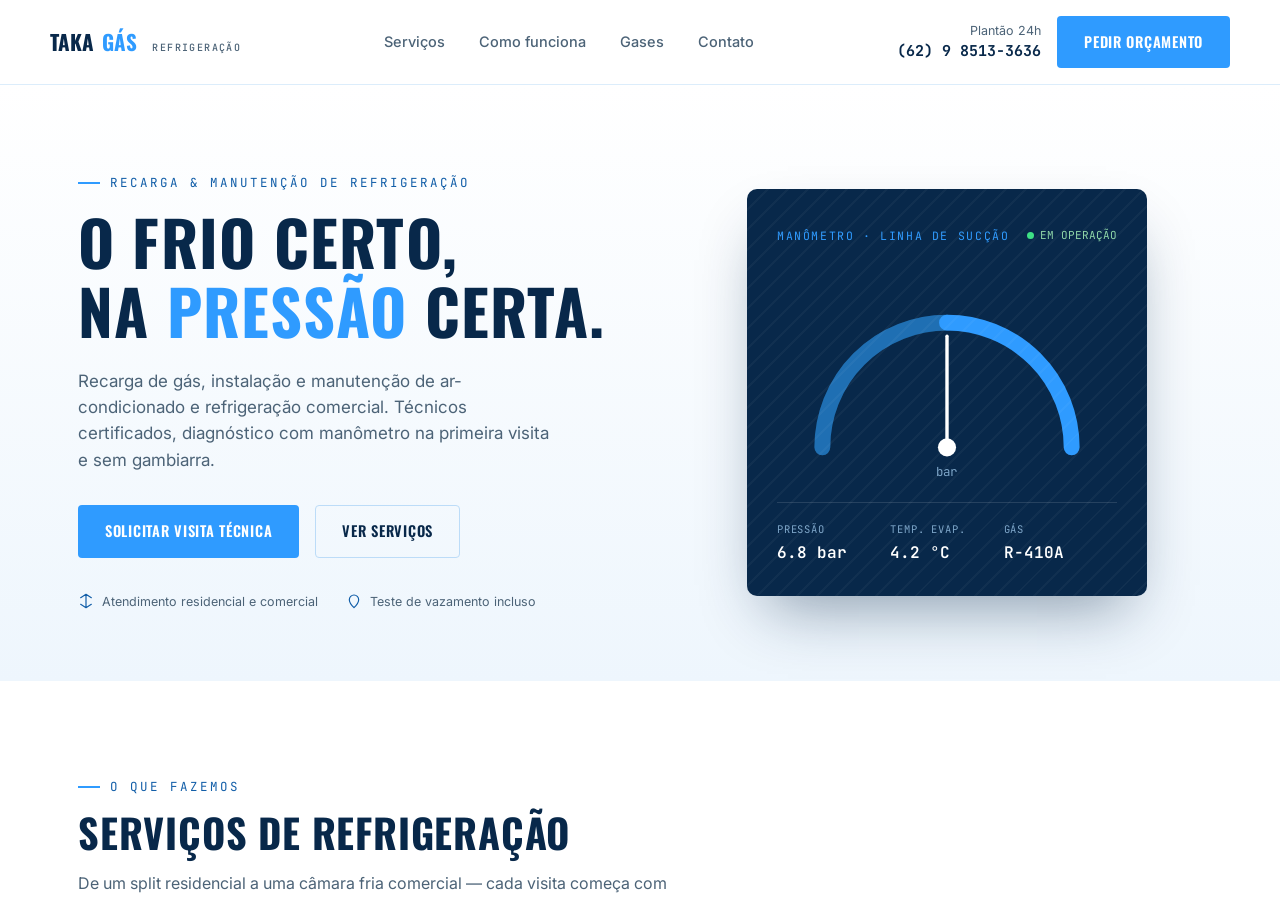
<file: 07e79095-7006-41e2-be71-1c0ef43758a9.html>
<!DOCTYPE html>
<!-- saved from url=(0186)https://www.claudeusercontent.com/artifact/07e79095-7006-41e2-be71-1c0ef43758a9?domain=claude.ai&parentOrigin=https%3A%2F%2Fclaude.ai&errorReportingMode=parent&formattedSpreadsheets=true -->
<html lang="en"><head><meta http-equiv="Content-Type" content="text/html; charset=UTF-8"><meta name="viewport" content="width=device-width, initial-scale=1"><link rel="stylesheet" href="./1dwzh08x7e20s.css" data-precedence="next"><link rel="stylesheet" href="./3plhl0vha52sz.css" data-precedence="next"><link rel="preload" as="script" fetchpriority="low" href="./0wf2rmyoojkx7.js.baixados"><script src="./3hes5xikk3ofz.js.baixados" async=""></script><script src="./299ekdt-sjm6b.js.baixados" async=""></script><script src="./1g53tc2q6aefh.js.baixados" async=""></script><script src="./turbopack-2sr73503h8zgr.js.baixados" async=""></script><script src="./3xgf9r7fxt9tq.js.baixados" async="" crossorigin=""></script><script src="./1xnin7do6zb36.js.baixados" async="" crossorigin=""></script><script src="./1ouplzts7-xsg.js.baixados" async="" crossorigin=""></script><script src="./0qmrsvjup8fai.js.baixados" async="" crossorigin=""></script><script src="./08wtb2k1s-ubo.js.baixados" async="" crossorigin=""></script><script src="./33ehj3wdouvlx.js.baixados" async="" crossorigin=""></script><script src="./0_k-m741nc0e2.js.baixados" async="" crossorigin=""></script><script src="./1kqk699btwwde.js.baixados" async="" crossorigin=""></script><script src="./0obxro3bsjib8.js.baixados" async="" crossorigin=""></script><script src="./3lz9-powxxhhe.js.baixados" async="" crossorigin=""></script><script src="./0fiuvxndm_ous.js.baixados" async="" crossorigin=""></script><script src="./0_b_cnpph3mmt.js.baixados" async="" crossorigin=""></script><script src="./42mhtk_edhlhe.js.baixados" async="" crossorigin=""></script><title>Claude User Content</title><meta name="description" content="Talk with Claude, an AI assistant from Anthropic"><link rel="manifest" href="https://www.claudeusercontent.com/manifest.json"><script src="./0cz1d0mv5g_q7.js.baixados" nomodule=""></script><link rel="preconnect" crossorigin="" href="https://www.claudeusercontent.com/"><script src="./2mhj9n3acm85b.js.baixados"></script><script src="./15dqa1a88g540.js.baixados"></script><style type="text/css">.transform-component-module_wrapper__SPB86 {
  position: relative;
  width: -moz-fit-content;
  width: fit-content;
  height: -moz-fit-content;
  height: fit-content;
  overflow: hidden;
  -webkit-touch-callout: none; /* iOS Safari */
  -webkit-user-select: none; /* Safari */
  -khtml-user-select: none; /* Konqueror HTML */
  -moz-user-select: none; /* Firefox */
  -ms-user-select: none; /* Internet Explorer/Edge */
  user-select: none;
  margin: 0;
  padding: 0;
}
.transform-component-module_content__FBWxo {
  display: flex;
  flex-wrap: wrap;
  width: -moz-fit-content;
  width: fit-content;
  height: -moz-fit-content;
  height: fit-content;
  margin: 0;
  padding: 0;
  transform-origin: 0% 0%;
}
.transform-component-module_content__FBWxo img {
  pointer-events: none;
}
</style></head><body><div hidden=""><!--$--><!--/$--></div><!--$--><!--$--><!--/$--><!--/$--><script src="./0wf2rmyoojkx7.js.baixados" id="_R_" async=""></script><script>(self.__next_f=self.__next_f||[]).push([0])</script><script>self.__next_f.push([1,"1:I[339756,[\"/_next/static/chunks/3xgf9r7fxt9tq.js\",\"/_next/static/chunks/1xnin7do6zb36.js\"],\"LoadingBoundaryProvider\"]\n2:\"$Sreact.fragment\"\n4:I[339756,[\"/_next/static/chunks/3xgf9r7fxt9tq.js\",\"/_next/static/chunks/1xnin7do6zb36.js\"],\"default\"]\n5:I[837457,[\"/_next/static/chunks/3xgf9r7fxt9tq.js\",\"/_next/static/chunks/1xnin7do6zb36.js\"],\"default\"]\n6:I[347257,[\"/_next/static/chunks/3xgf9r7fxt9tq.js\",\"/_next/static/chunks/1xnin7do6zb36.js\"],\"ClientPageRoot\"]\n7:I[345487,[\"/_next/static/chunks/3xgf9r7fxt9tq.js\",\"/_next/static/chunks/1xnin7do6zb36.js\",\"/_next/static/chunks/1ouplzts7-xsg.js\",\"/_next/static/chunks/0qmrsvjup8fai.js\",\"/_next/static/chunks/08wtb2k1s-ubo.js\",\"/_next/static/chunks/33ehj3wdouvlx.js\",\"/_next/static/chunks/0_k-m741nc0e2.js\",\"/_next/static/chunks/1kqk699btwwde.js\",\"/_next/static/chunks/0obxro3bsjib8.js\",\"/_next/static/chunks/3lz9-powxxhhe.js\",\"/_next/static/chunks/0fiuvxndm_ous.js\",\"/_next/static/chunks/0_b_cnpph3mmt.js\",\"/_next/static/chunks/42mhtk_edhlhe.js\"],\"default\"]\n8:I[897367,[\"/_next/static/chunks/3xgf9r7fxt9tq.js\",\"/_next/static/chunks/1xnin7do6zb36.js\"],\"OutletBoundary\"]\n9:\"$Sreact.suspense\"\nc:I[897367,[\"/_next/static/chunks/3xgf9r7fxt9tq.js\",\"/_next/static/chunks/1xnin7do6zb36.js\"],\"ViewportBoundary\"]\ne:I[897367,[\"/_next/static/chunks/3xgf9r7fxt9tq.js\",\"/_next/static/chunks/1xnin7do6zb36.js\"],\"MetadataBoundary\"]\n10:I[168027,[\"/_next/static/chunks/3xgf9r7fxt9tq.js\",\"/_next/static/chunks/1xnin7do6zb36.js\"],\"default\",1]\n:HL[\"/_next/static/chunks/1dwzh08x7e20s.css\",\"style\"]\n:HC[\"/\",\"\"]\n:HL[\"/_next/static/chunks/3plhl0vha52sz.css\",\"style\"]\nb:X\n0:{\"P\":null,\"c\":[\"\",\"artifact\",\"07e79095-7006-41e2-be71-1c0ef43758a9?domain=claude.ai\u0026parentOrigin=https%3A%2F%2Fclaude.ai\u0026errorReportingMode=parent\u0026formattedSpreadsheets=true\"],\"q\":\"?domain=claude.ai\u0026parentOrigin=https%3A%2F%2Fclaude.ai\u0026errorReportingMode=parent\u0026formattedSpreadsheets=true\",\"i\":false,\"f\":[[[\"\",{\"children\":[\"artifact\",{\"children\":[[\"artifactId\",\"07e79095-7006-41e2-be71-1c0ef43758a9\",\"d\",[]],{\"children\":[\"__PAGE__?{\\\"domain\\\":\\\"claude.ai\\\",\\\"parentOrigin\\\":\\\"https://claude.ai\\\",\\\"errorReportingMode\\\":\\\"parent\\\",\\\"formattedSpreadsheets\\\":\\\"true\\\"}\",{},\"$undefined\",\"$undefined\",4096]},\"$undefined\",\"$undefined\",4096]},\"$undefined\",\"$undefined\",4096]},\"$undefined\",\"$undefined\",4116],[[\"$\",\"$L1\",null,{\"loading\":[[\"$\",\"div\",\"l\",{\"className\":\"loader\"}],[],null],\"children\":[\"$\",\"$2\",\"c\",{\"children\":[[[\"$\",\"link\",\"0\",{\"rel\":\"stylesheet\",\"href\":\"/_next/static/chunks/1dwzh08x7e20s.css\",\"precedence\":\"next\",\"crossOrigin\":\"$undefined\",\"nonce\":\"$undefined\"}],[\"$\",\"script\",\"script-0\",{\"src\":\"/_next/static/chunks/3xgf9r7fxt9tq.js\",\"async\":true,\"nonce\":\"$undefined\"}],[\"$\",\"script\",\"script-1\",{\"src\":\"/_next/static/chunks/1xnin7do6zb36.js\",\"async\":true,\"nonce\":\"$undefined\"}]],\"$L3\"]}]}],{\"children\":[[\"$\",\"$2\",\"c\",{\"children\":[null,[\"$\",\"$L4\",null,{\"parallelRouterKey\":\"children\",\"error\":\"$undefined\",\"errorStyles\":\"$undefined\",\"errorScripts\":\"$undefined\",\"template\":[\"$\",\"$L5\",null,{}],\"templateStyles\":\"$undefined\",\"templateScripts\":\"$undefined\",\"notFound\":\"$undefined\",\"forbidden\":\"$undefined\",\"unauthorized\":\"$undefined\"}]]}],{\"children\":[[\"$\",\"$2\",\"c\",{\"children\":[null,[\"$\",\"$L4\",null,{\"parallelRouterKey\":\"children\",\"error\":\"$undefined\",\"errorStyles\":\"$undefined\",\"errorScripts\":\"$undefined\",\"template\":[\"$\",\"$L5\",null,{}],\"templateStyles\":\"$undefined\",\"templateScripts\":\"$undefined\",\"notFound\":\"$undefined\",\"forbidden\":\"$undefined\",\"unauthorized\":\"$undefined\"}]]}],{\"children\":[[\"$\",\"$2\",\"c\",{\"children\":[[\"$\",\"$L6\",null,{\"Component\":\"$7\",\"serverProvidedParams\":{\"searchParams\":{\"domain\":\"claude.ai\",\"parentOrigin\":\"https://claude.ai\",\"errorReportingMode\":\"parent\",\"formattedSpreadsheets\":\"true\"},\"params\":{\"artifactId\":\"07e79095-7006-41e2-be71-1c0ef43758a9\"},\"promises\":null}}],[[\"$\",\"link\",\"0\",{\"rel\":\"stylesheet\",\"href\":\"/_next/static/chunks/3plhl0vha52sz.css\",\"precedence\":\"next\",\"crossOrigin\":\"$undefined\",\"nonce\":\"$undefined\"}],[\"$\",\"script\",\"script-0\",{\"src\":\"/_next/static/chunks/1ouplzts7-xsg.js\",\"async\":true,\"nonce\":\"$undefined\"}],[\"$\",\"script\",\"script-1\",{\"src\":\"/_next/static/chunks/0qmrsvjup8fai.js\",\"async\":true,\"nonce\":\"$undefined\"}],[\"$\",\"script\",\"script-2\",{\"src\":\"/_next/static/chunks/08wtb2k1s-ubo.js\",\"async\":true,\"nonce\":\"$undefined\"}],[\"$\",\"script\",\"script-3\",{\"src\":\"/_next/static/chunks/33ehj3wdouvlx.js\",\"async\":true,\"nonce\":\"$undefined\"}],[\"$\",\"script\",\"script-4\",{\"src\":\"/_next/static/chunks/0_k-m741nc0e2.js\",\"async\":true,\"nonce\":\"$undefined\"}],[\"$\",\"script\",\"script-5\",{\"src\":\"/_next/static/chunks/1kqk699btwwde.js\",\"async\":true,\"nonce\":\"$undefined\"}],[\"$\",\"script\",\"script-6\",{\"src\":\"/_next/static/chunks/0obxro3bsjib8.js\",\"async\":true,\"nonce\":\"$undefined\"}],[\"$\",\"script\",\"script-7\",{\"src\":\"/_next/static/chunks/3lz9-powxxhhe.js\",\"async\":true,\"nonce\":\"$undefined\"}],[\"$\",\"script\",\"script-8\",{\"src\":\"/_next/static/chunks/0fiuvxndm_ous.js\",\"async\":true,\"nonce\":\"$undefined\"}],[\"$\",\"script\",\"script-9\",{\"src\":\"/_next/static/chunks/0_b_cnpph3mmt.js\",\"async\":true,\"nonce\":\"$undefined\"}],[\"$\",\"script\",\"script-10\",{\"src\":\"/_next/static/chunks/42mhtk_edhlhe.js\",\"async\":true,\"nonce\":\"$undefined\"}]],[\"$\",\"$L8\",null,{\"children\":[\"$\",\"$9\",null,{\"name\":\"Next.MetadataOutlet\",\"children\":\"$@a\"}]}]]}],{},null,false,null]},null,false,\"$b\"]},null,false,\"$b\"]},null,false,null],[\"$\",\"$2\",\"h\",{\"children\":[null,[\"$\",\"$Lc\",null,{\"children\":\"$Ld\"}],[\"$\",\"div\",null,{\"hidden\":true,\"children\":[\"$\",\"$Le\",null,{\"children\":[\"$\",\"$9\",null,{\"name\":\"Next.Metadata\",\"children\":\"$Lf\"}]}]}],null]}],false]],\"m\":\"$undefined\",\"G\":[\"$10\",[[\"$\",\"link\",\"0\",{\"rel\":\"stylesheet\",\"href\":\"/_next/static/chunks/1dwzh08x7e20s.css\",\"precedence\":\"next\",\"crossOrigin\":\"$undefined\",\"nonce\":\"$undefined\"}]]],\"S\":false,\"h\":null,\"r\":\"$undefined\",\"s\":\"$undefined\",\"a\":\"$undefined\",\"l\":\"$undefined\",\"p\":\"$undefined\",\"d\":\"$undefined\",\"b\":\"3bTRyEoa4eCXe-3k1a_wl\"}\n11:I[806369,[\"/_next/static/chunks/3xgf9r7fxt9tq.js\",\"/_next/static/chunks/1xnin7do6zb36.js\"],\"ClientConfigurationProvider\"]\n12:I[450537,[\"/_next/static/chunks/3xgf9r7fxt9tq.js\",\"/_next/static/chunks/1xnin7do6zb36.js\"],\"Providers\"]\nb:C\n3:[\"$\",\"html\",null,{\"lang\":\"en\",\"className\":\"$undefined\",\"data-color-mode\":\"$undefined\",\"children\":[\"$\",\"body\",null,{\"children\":[\"$\",\"$L11\",null,{\"value\":{\"defaultParentOrigin\":\"claude.ai\",\"allowedParentOrigins\":[\"https://claude.ai\"]},\"children\":[\"$\",\"$L12\",null,{\"children\":[\"$\",\"$L4\",null,{\"parallelRouterKey\":\"children\",\"error\":\"$undefined\",\"errorStyles\":\"$undefined\",\"errorScripts\":\"$undefined\",\"template\":[\"$\",\"$L5\",null,{}],\"templateStyles\":\"$undefined\",\"templateScripts\":\"$undefined\",\"notFound\":[[[\"$\",\"title\",null,{\"children\":\"404: This page could not be found.\"}],[\"$\",\"div\",null,{\"style\":{\"fontFamily\":\"system-ui,\\\"Segoe UI\\\",Roboto,Helvetica,Arial,sans-serif,\\\"Apple Color Emoji\\\",\\\"Segoe UI Emoji\\\"\",\"height\":\"100vh\",\"textAlign\":\"center\",\"display\":\"flex\",\"flexDirection\":\"column\",\"alignItems\":\"center\",\"justifyContent\":\"center\"},\"children\":[\"$\",\"div\",null,{\"children\":[[\"$\",\"style\",null,{\"dangerouslySetInnerHTML\":{\"__html\":\"body{color:#000;background:#fff;margin:0}.next-error-h1{border-right:1px solid rgba(0,0,0,.3)}@media (prefers-color-scheme:dark){body{color:#fff;background:#000}.next-error-h1{border-right:1px solid rgba(255,255,255,.3)}}\"}}],[\"$\",\"h1\",null,{\"className\":\"next-error-h1\",\"style\":{\"display\":\"inline-block\",\"margin\":\"0 20px 0 0\",\"padding\":\"0 23px 0 0\",\"fontSize\":24,\"fontWeight\":500,\"verticalAlign\":\"top\",\"lineHeight\":\"49px\"},\"children\":404}],[\"$\",\"div\",null,{\"style\":{\"display\":\"inline-block\"},\"children\":[\"$\",\"h2\",null,{\"style\":{\"fontSize\":14,\"fontWeight\":400,\"lineHeight\":\"49px\",\"margin\":0},\"children\":\"This page could not be found.\"}]}]]}]}]],[]],\"forbidden\":\"$undefined\",\"unauthorized\":\"$undefined\"}]}]}]}]}]\nd:[[\"$\",\"meta\",\"0\",{\"charSet\":\"utf-8\"}],[\"$\",\"meta\",\"1\",{\"name\":\"viewport\",\"content\":\"width=device-width, initial-scale=1\"}]]\na:null\nf:[[\"$\",\"title\",\"0\",{\"children\":\"Claude User Content\"}],[\"$\",\"meta\",\"1\",{\"name\":\"description\",\"content\":\"Talk with Claude, an AI assistant from Anthropic\"}],[\"$\",\"link\",\"2\",{\"rel\":\"manifest\",\"href\":\"/manifest.json\",\"crossOrigin\":\"$undefined\"}]]\n"])</script><next-route-announcer style="position: absolute;"><template shadowrootmode="open"><div aria-live="assertive" id="__next-route-announcer__" role="alert" style="position: absolute; border: 0px; height: 1px; margin: -1px; padding: 0px; width: 1px; clip: rect(0px, 0px, 0px, 0px); overflow: hidden; white-space: nowrap; overflow-wrap: normal;"></div></template></next-route-announcer><div class="flex h-full w-full data-[panel-group-direction=vertical]:flex-col h-screen" data-panel-group="" data-panel-group-direction="vertical" data-panel-group-id="_r_0_" style="display: flex; flex-direction: column; height: 100%; overflow: hidden; width: 100%;"><div class="" data-panel="" data-panel-group-id="_r_0_" data-panel-id="_r_1_" data-panel-size="1.0" style="flex: 1 1 0px; overflow: hidden;"><iframe class="h-full w-full" title="Rendered HTML content" sandbox="allow-scripts allow-same-origin" allow="clipboard-write" src="./saved_resource(1).html"></iframe></div></div></body></html>
</file>
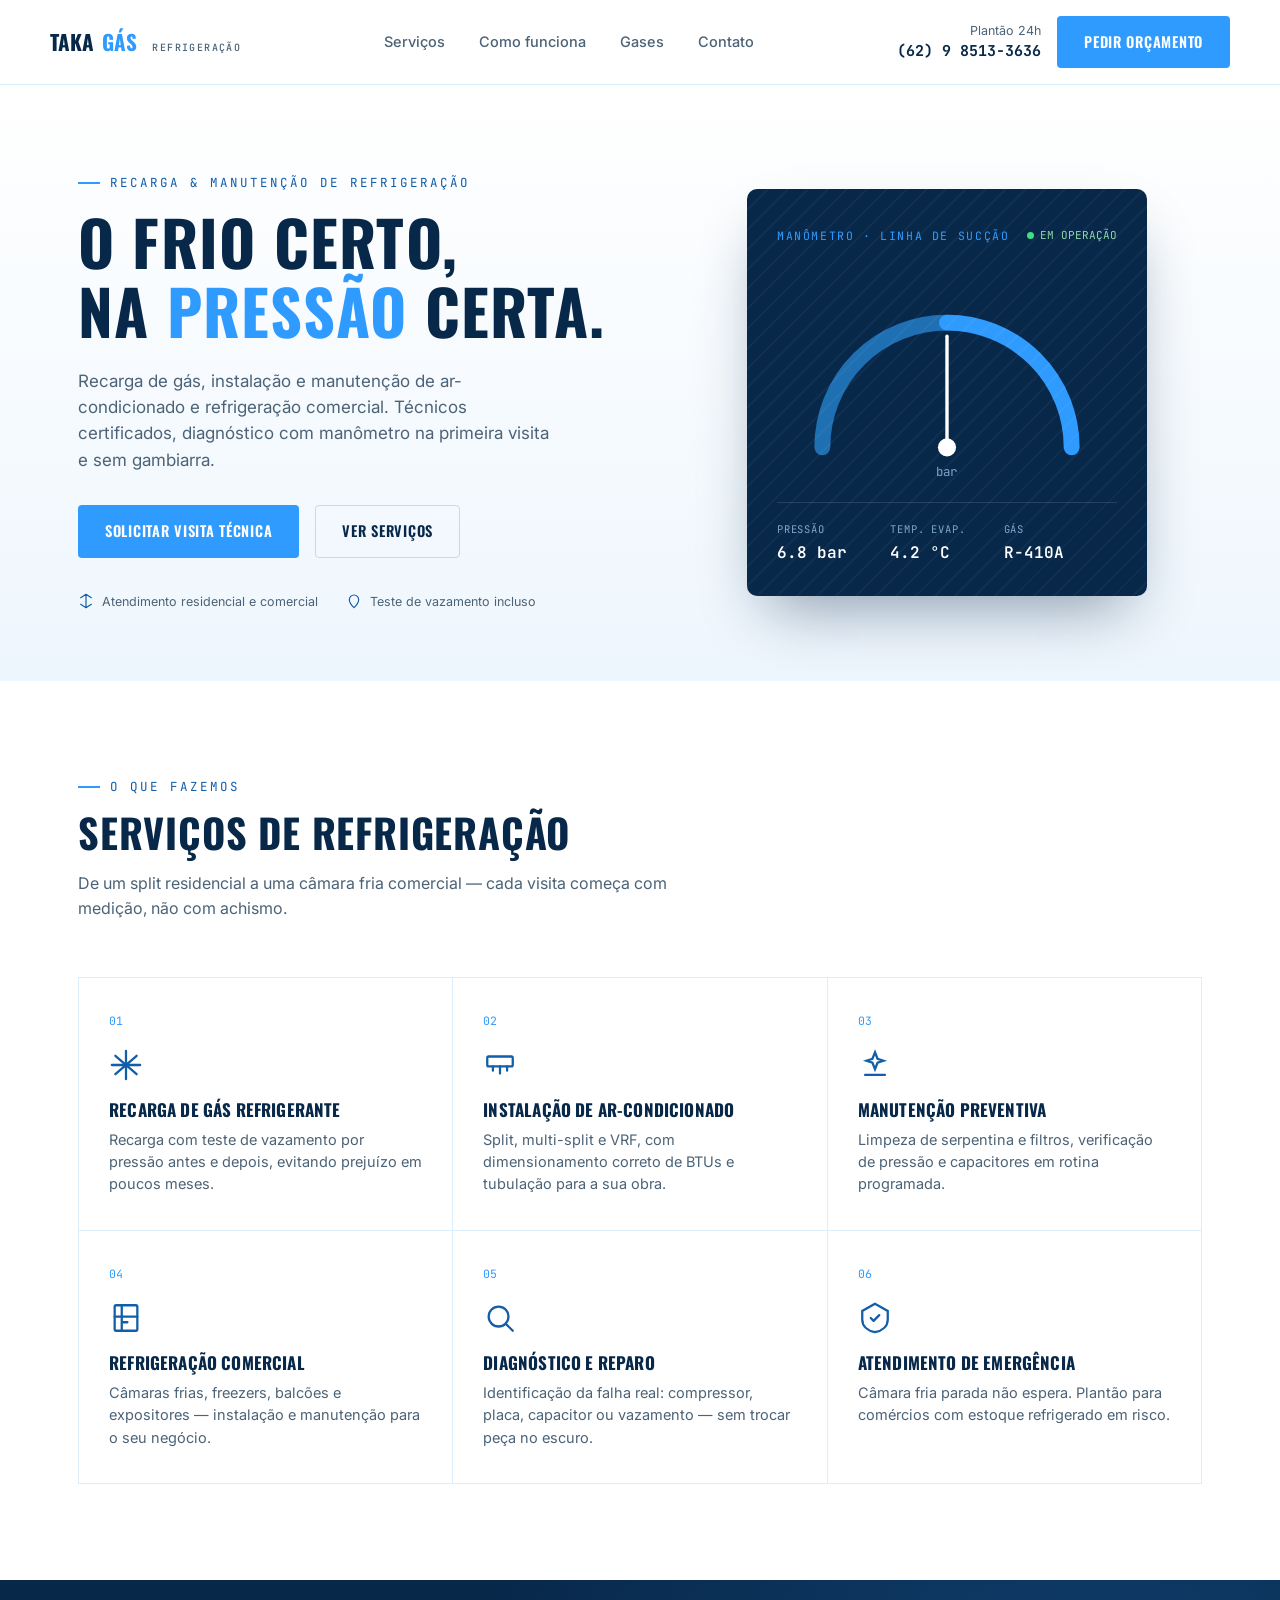
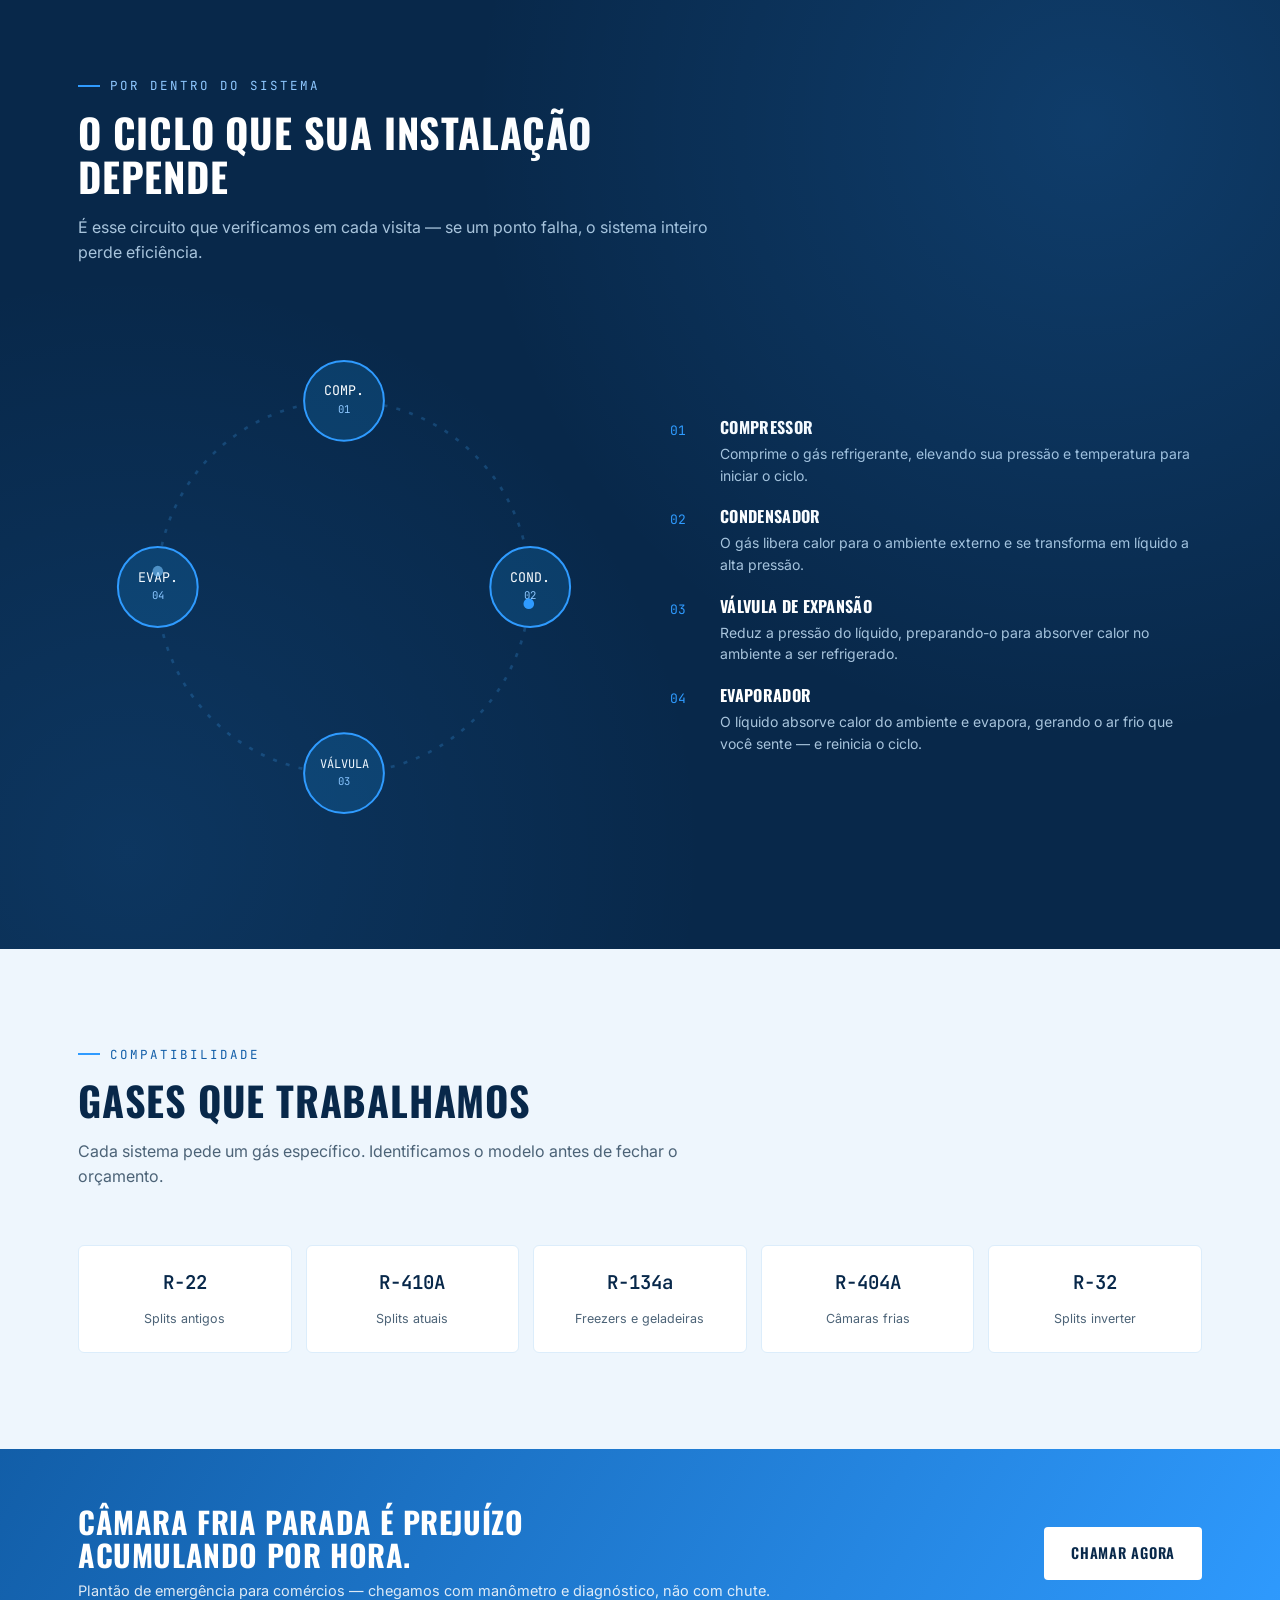
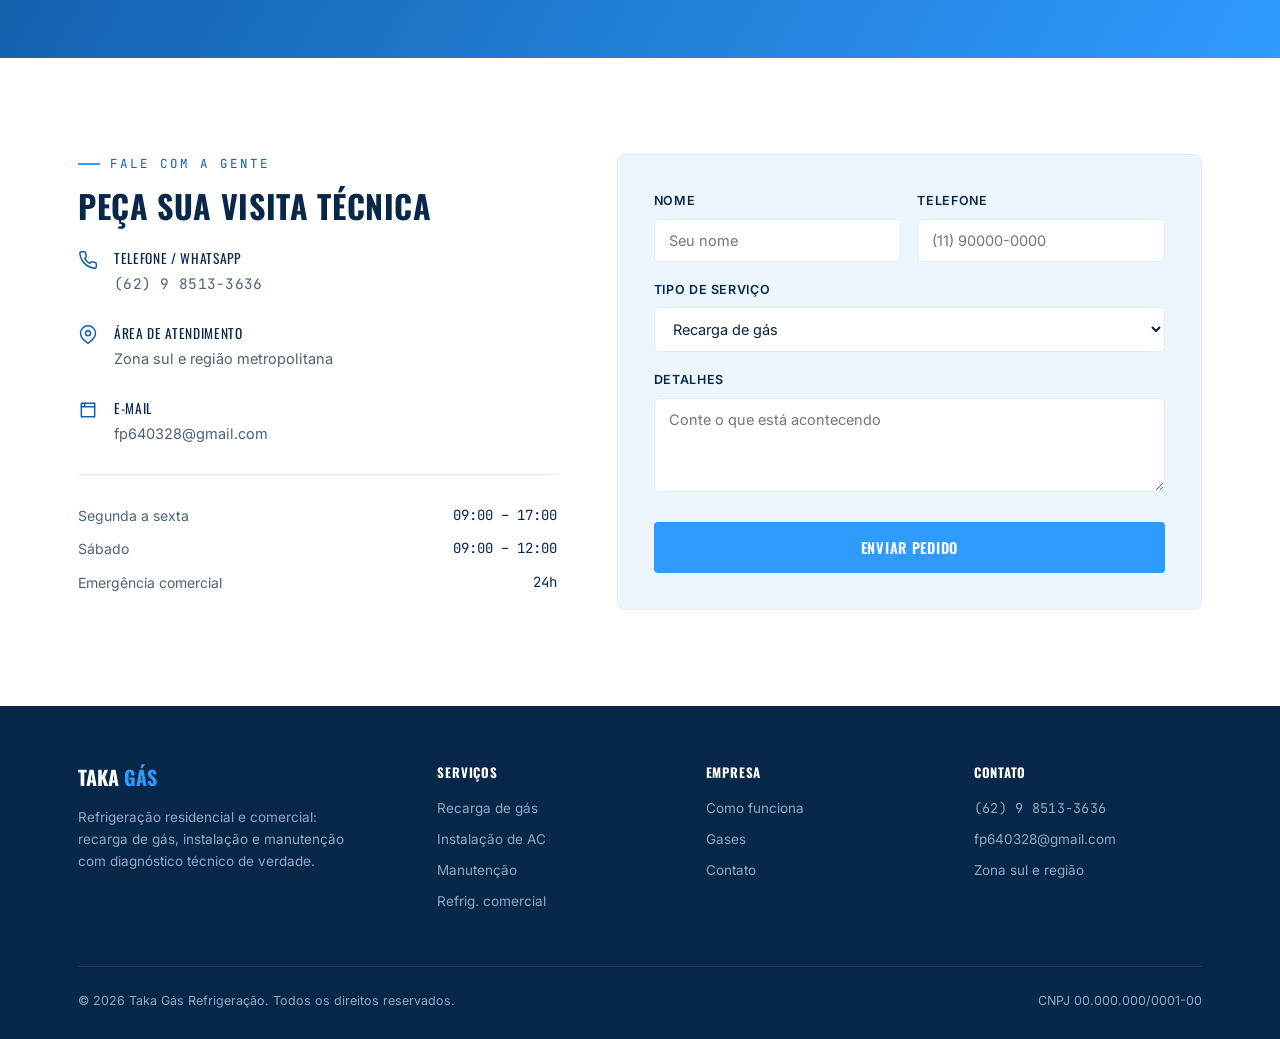
<file: saved_resource(1).html>
<!DOCTYPE html>
<!-- saved from url=(0012)about:srcdoc -->
<html lang="pt-BR"><head><meta http-equiv="Content-Type" content="text/html; charset=UTF-8">
    <script>
      (function() {
        // Capture host references before any artifact code runs: Window.parent
        // is [Replaceable] (a top-level `var parent` in artifact code would
        // replace the accessor with a data property), and a top-level
        // `const crypto` would shadow the global — either would otherwise
        // silently break the bridge for artifacts that worked before.
        const realParent = window.parent;
        const cryptoObj = window.crypto;
        // html-to-image is only used by takeScreenshot: fetched on first use, not as a
        // parser-blocking tag. Native fetch, captured before the proxy override below.
        const realFetch = typeof window.fetch === 'function' ? window.fetch.bind(window) : null;
        const HTML_TO_IMAGE_SRC = "https://cdnjs.cloudflare.com/ajax/libs/html-to-image/1.11.13/html-to-image.min.js";
        const HTML_TO_IMAGE_INTEGRITY = "sha512-iZ2ORl595Wx6miw+GuadDet4WQbdSWS3JLMoNfY8cRGoEFy6oT3G9IbcrBeL6AfkgpA51ETt/faX6yLV+/gFJg==";
        let htmlToImageLoad = null;
        const loadHtmlToImage = () => {
          if (!htmlToImageLoad) {
            htmlToImageLoad = (realFetch
              ? realFetch(HTML_TO_IMAGE_SRC, { integrity: HTML_TO_IMAGE_INTEGRITY, credentials: 'omit', referrerPolicy: 'no-referrer' })
              : Promise.reject(new Error('fetch unavailable'))
            )
              .then((res) => {
                if (!res.ok) throw new Error('html-to-image failed to load (' + res.status + ')');
                return res.text();
              })
              .then((source) => {
                // UMD bundle: hide the artifact's AMD/CommonJS globals so it takes the
                // window-global branch; inline script text runs synchronously on insert.
                const hidden = ['define', 'module', 'exports'].map((k) => {
                  const entry = { k, own: Object.prototype.hasOwnProperty.call(window, k), v: window[k] };
                  try { window[k] = undefined; } catch (e) {}
                  return entry;
                });
                try {
                  const el = document.createElement('script');
                  el.text = source;
                  (document.head || document.documentElement).appendChild(el);
                } finally {
                  hidden.forEach(({ k, own, v }) => {
                    try { if (own) { window[k] = v; } else { delete window[k]; } } catch (e) {}
                  });
                }
                if (!window.htmlToImage) throw new Error('html-to-image unavailable after load');
                return window.htmlToImage;
              });
            // A failed load may be transient; let the next screenshot retry.
            htmlToImageLoad.catch(() => { htmlToImageLoad = null; });
          }
          return htmlToImageLoad;
        };
        // crypto.randomUUID exists only in Secure Contexts; fall back to a
        // unique non-crypto id elsewhere (http://LAN-IP dev flows) —
        // uniqueness is what the bridge needs, unpredictability is
        // defense-in-depth on top of the source guards.
        const newRequestId =
          cryptoObj && typeof cryptoObj.randomUUID === "function"
            ? function () { return cryptoObj.randomUUID(); }
            : function () { return Date.now() + "-" + Math.random(); };
        const originalConsole = window.console;
        window.console = {
          log: (...args) => {
            originalConsole.log(...args);
            realParent.postMessage({ type: 'console', message: args.join(' ') }, '*');
          },
          error: (...args) => {
            originalConsole.error(...args);
            realParent.postMessage({ type: 'console', message: 'Error: ' + args.join(' ') }, '*');
          },
          warn: (...args) => {
            originalConsole.warn(...args);
            realParent.postMessage({ type: 'console', message: 'Warning: ' + args.join(' ') }, '*');
          }
        };

        // Bridge request ids are crypto-random (not sequential) so they
        // cannot be predicted by other frames in the tab.
        let callbacksMap = new Map();
        let streamControllers = new Map();
        
        window.claude = {
          complete: (prompt) => {
            return new Promise((resolve, reject) => {
              const id = newRequestId();
              callbacksMap.set(id, { resolve, reject });
              realParent.postMessage({ type: 'claudeComplete', id, prompt }, '*');
            });
          }
        };

        window.storage = {
          get: (key, shared = false) => {
            return new Promise((resolve, reject) => {
              const id = newRequestId();
              callbacksMap.set(id, { resolve, reject });
              realParent.postMessage({ type: 'storageGet', id, key, shared }, '*');
            });
          },
          set: (key, value, shared = false) => {
            return new Promise((resolve, reject) => {
              const id = newRequestId();
              callbacksMap.set(id, { resolve, reject });
              realParent.postMessage({ type: 'storageSet', id, key, value, shared }, '*');
            });
          },
          delete: (key, shared = false) => {
            return new Promise((resolve, reject) => {
              const id = newRequestId();
              callbacksMap.set(id, { resolve, reject });
              realParent.postMessage({ type: 'storageDelete', id, key, shared }, '*');
            });
          },
          list: (prefix, shared = false) => {
            return new Promise((resolve, reject) => {
              const id = newRequestId();
              callbacksMap.set(id, { resolve, reject });
              realParent.postMessage({ type: 'storageList', id, prefix, shared }, '*');
            });
          }
        };

        let pendingBlobs = new Map();
        URL.createObjectURL = (blob) => {
          // Store the blob and create an ID and URL for it
          const blobId = `blob-${Date.now()}-${Math.random()}`;
          pendingBlobs.set(blobId, blob);
          return `blob-request://${blobId}`;
        };

        URL.revokeObjectURL = (url) => {
          // Remove the blob from our store
          const blobId = url.replace("blob-request://", "");
          pendingBlobs.delete(blobId);
        };

        const getBlobFromURL = (url) => {
          const blobId = url.replace("blob-request://", "");
          return pendingBlobs.get(blobId);
        };

        // Override global fetch with streaming support
        window.fetch = (url, init = {}) => {
          return new Promise((resolve, reject) => {
            const id = newRequestId();
            const channelId = `fetch-${id}-${Date.now()}`;
            
            callbacksMap.set(id, { 
              resolve: (response) => {
                // Null-body statuses: Response(stream, {status: 204}) throws
                // per the Fetch spec, which would escape this resolver and
                // hang the artifact's await forever.
                if (response.status === 204 || response.status === 205 || response.status === 304) {
                  try {
                    resolve(new Response(null, {
                      status: response.status,
                      statusText: response.statusText,
                      headers: response.headers
                    }));
                  } catch (err) {
                    // Invalid statusText/header bytes can throw here too.
                    reject(new TypeError(
                      'Bridge fetch: unconstructable response (status ' + response.status + ')'
                    ));
                  }
                  return;
                }
                // Create a ReadableStream for the response body
                const stream = new ReadableStream({
                  start(controller) {
                    streamControllers.set(channelId, controller);
                  },
                  cancel() {
                    streamControllers.delete(channelId);
                  }
                });
                
                // Create and return the Response with the stream. Response()
                // requires status in [200, 599]; an opaque/no-cors fetch
                // forwards status 0, which would throw here and escape the
                // resolver, hanging the artifact's await. Surface it as a
                // network-error-shaped rejection instead.
                try {
                  resolve(new Response(stream, {
                    status: response.status,
                    statusText: response.statusText,
                    headers: response.headers
                  }));
                } catch (err) {
                  streamControllers.delete(channelId);
                  reject(new TypeError(
                    'Bridge fetch: unconstructable response (status ' + response.status + ')'
                  ));
                }
              },
              reject,
              channelId
            });
            
            realParent.postMessage({
              type: 'proxyFetch',
              id,
              url,
              init,
              channelId
            }, '*');
          });
        };

        window.addEventListener('message', async (event) => {
          // Only the embedding parent may drive the bridge — sibling and
          // nested frames can also postMessage into this window.
          if (event.source !== realParent) return;
          if (event.data.type === 'takeScreenshot') {
            // Echo the request's nonce so the requester can correlate the
            // reply to ITS request — a reply without the expected nonce
            // (e.g. from a stale pre-remount artifact) is ignored upstream.
            const screenshotNonce = event.data.nonce;
            const rootElement = document.getElementById('artifacts-component-root-html');
            if (!rootElement) {
              realParent.postMessage({
                type: 'screenshotError',
                nonce: screenshotNonce,
                error: new Error('Root element not found'),
              }, '*');
              return;
            }
            // Catch CDN load failures and toPng errors so the parent always
            // gets a response instead of hanging forever.
            try {
              const htmlToImage = await loadHtmlToImage();
              const screenshot = await htmlToImage.toPng(rootElement, {
                imagePlaceholder:
                  "[data-uri]",
              });
              realParent.postMessage({
                type: 'screenshotData',
                nonce: screenshotNonce,
                data: screenshot,
              }, '*');
            } catch (err) {
              realParent.postMessage({
                type: 'screenshotError',
                nonce: screenshotNonce,
                error: err instanceof Error ? err : new Error(String(err)),
              }, '*');
            }
          } else if (event.data.type === 'claudeComplete') {
            const callback = callbacksMap.get(event.data.id);
            if (!callback) return;
            if (event.data.error) {
              callback.reject(new Error(event.data.error));
            } else {
              callback.resolve(event.data.completion);
            }
            callbacksMap.delete(event.data.id);
          } else if (event.data.type === 'proxyFetchResponse') {
            const callback = callbacksMap.get(event.data.id);
            if (!callback) return;
            if (event.data.error) {
              callback.reject(new Error(event.data.error));
              callbacksMap.delete(event.data.id);
            } else {
              // Initial response with headers, status, etc.
              callback.resolve({
                status: event.data.status,
                statusText: event.data.statusText,
                headers: event.data.headers
              });
              // Don't delete the callback yet if streaming
              if (!event.data.body) {
                callbacksMap.delete(event.data.id);
              }
            }
          } else if (event.data.type === 'proxyFetchStream') {
            // Handle streaming data chunks
            const controller = streamControllers.get(event.data.channelId);
            if (controller) {
              if (event.data.error) {
                controller.error(new Error(event.data.error));
                streamControllers.delete(event.data.channelId);
              } else if (event.data.done) {
                controller.close();
                streamControllers.delete(event.data.channelId);
                // Clean up the callback
                const callback = Array.from(callbacksMap.entries()).find(
                  ([_, value]) => value.channelId === event.data.channelId
                );
                if (callback) {
                  callbacksMap.delete(callback[0]);
                }
              } else if (event.data.chunk) {
                controller.enqueue(new Uint8Array(event.data.chunk));
              }
            }
          } else if (event.data.type === 'storageGet') {
            const callback = callbacksMap.get(event.data.id);
            if (!callback) return;
            if (event.data.error) {
              callback.reject(new Error(event.data.error));
            } else {
              callback.resolve(event.data.result);
            }
            callbacksMap.delete(event.data.id);
          } else if (event.data.type === 'storageSet') {
            const callback = callbacksMap.get(event.data.id);
            if (!callback) return;
            if (event.data.error) {
              callback.reject(new Error(event.data.error));
            } else {
              callback.resolve(event.data.result);
            }
            callbacksMap.delete(event.data.id);
          } else if (event.data.type === 'storageDelete') {
            const callback = callbacksMap.get(event.data.id);
            if (!callback) return;
            if (event.data.error) {
              callback.reject(new Error(event.data.error));
            } else {
              callback.resolve(event.data.result);
            }
            callbacksMap.delete(event.data.id);
          } else if (event.data.type === 'storageList') {
            const callback = callbacksMap.get(event.data.id);
            if (!callback) return;
            if (event.data.error) {
              callback.reject(new Error(event.data.error));
            } else {
              callback.resolve(event.data.result);
            }
            callbacksMap.delete(event.data.id);
          }
        });

        window.addEventListener('click', (event) => {
          const isEl = event.target instanceof HTMLElement;
          if (!isEl) return;
    
          // find ancestor links
          const linkEl = event.target.closest("a");
          if (!linkEl || !linkEl.href) return;
    
          event.preventDefault();
          event.stopImmediatePropagation();
    
          if (linkEl.href.startsWith("blob-request:")) {
            const blob = getBlobFromURL(linkEl.href);
            if (!blob) return;
            void blob.arrayBuffer().then((data) => {
              realParent.postMessage({
                type: "downloadFile",
                filename: linkEl.download,
                data,
                mimeType: blob.type || "application/octet-stream",
              });
            });
          } else if (linkEl.href.startsWith("data:")) {
            const [header, base64Data] = linkEl.href.split(",");
            const mimeMatch = header.match(/data:([^;]+)/);
            const mimeType = mimeMatch ? mimeMatch[1] : "application/octet-stream";
            const binaryString = atob(base64Data);
            const data = Uint8Array.from(binaryString, (c) =>
              c.charCodeAt(0),
            ).buffer;
            realParent.postMessage({
              type: "downloadFile",
              filename: linkEl.download,
              data,
              mimeType,
            });
          } else {
            let linkUrl;
            try {
              linkUrl = new URL(linkEl.href);
            } catch (error) {
              return;
            }
    
            if (linkUrl.hostname === window.location.hostname) return;
      
            realParent.postMessage({
              type: 'openExternal',
              href: linkEl.href,
            }, '*');
          }
      });

        const originalOpen = window.open;
        window.open = function (url) {
          realParent.postMessage({
            type: "openExternal",
            href: url,
          }, "*");
        };

        window.addEventListener('error', (event) => {
          realParent.postMessage({ type: 'console', message: 'Uncaught Error: ' + event.message }, '*');
        });
      })();
    </script>
  

<meta name="viewport" content="width=device-width, initial-scale=1.0">
<title>Taka Gás Refrigeração</title>
<link rel="preconnect" href="https://fonts.googleapis.com/">
<link rel="preconnect" href="https://fonts.gstatic.com/" crossorigin="">
<link href="https://fonts.googleapis.com/css2?family=Oswald:wght@400;500;600;700&amp;family=Inter:wght@400;500;600;700&amp;family=JetBrains+Mono:wght@500;600&amp;display=swap" rel="stylesheet">
<style>
  :root{
    --white:#ffffff;
    --ice:#eef6fd;
    --ice-2:#dcedfb;
    --blue-deep:#08284a;
    --blue-navy:#0b3d68;
    --blue-primary:#125ea8;
    --blue-bright:#2f9bff;
    --blue-line:#bcdcf8;
    --text:#0c2338;
    --text-soft:#4c6377;
    --radius:4px;
    --maxw:1180px;
  }
  *{box-sizing:border-box; margin:0; padding:0;}
  html{scroll-behavior:smooth;}
  body{
    font-family:'Inter', sans-serif;
    color:var(--text);
    background:var(--white);
    line-height:1.55;
    -webkit-font-smoothing:antialiased;
  }
  h1,h2,h3,h4{
    font-family:'Oswald', sans-serif;
    text-transform:uppercase;
    letter-spacing:0.02em;
    color:var(--blue-deep);
    line-height:1.12;
  }
  .mono{
    font-family:'JetBrains Mono', monospace;
    letter-spacing:0.02em;
  }
  a{color:inherit; text-decoration:none;}
  ul{list-style:none;}
  img,svg{display:block; max-width:100%;}
  .wrap{max-width:var(--maxw); margin:0 auto; padding:0 28px;}
  .eyebrow{
    font-family:'JetBrains Mono', monospace;
    font-size:12.5px;
    letter-spacing:0.16em;
    text-transform:uppercase;
    color:var(--blue-primary);
    display:flex;
    align-items:center;
    gap:10px;
    margin-bottom:14px;
  }
  .eyebrow::before{
    content:"";
    width:22px; height:2px;
    background:var(--blue-bright);
    display:inline-block;
  }
  .btn{
    display:inline-flex;
    align-items:center;
    gap:10px;
    padding:14px 26px;
    border-radius:var(--radius);
    font-family:'Oswald', sans-serif;
    text-transform:uppercase;
    letter-spacing:0.05em;
    font-size:14.5px;
    font-weight:600;
    border:1.5px solid transparent;
    cursor:pointer;
    transition:transform .15s ease, box-shadow .15s ease, background .15s ease, color .15s ease;
  }
  .btn-primary{background:var(--blue-bright); color:var(--white);}
  .btn-primary:hover{transform:translateY(-2px); box-shadow:0 10px 24px -8px rgba(47,155,255,.6);}
  .btn-ghost{border-color:var(--blue-line); color:var(--blue-deep);}
  .btn-ghost:hover{border-color:var(--blue-bright); color:var(--blue-bright);}
  .btn-ghost.on-dark{border-color:rgba(255,255,255,.35); color:var(--white);}
  .btn-ghost.on-dark:hover{border-color:var(--white);}

  /* focus visibility */
  a:focus-visible, button:focus-visible{outline:2px solid var(--blue-bright); outline-offset:3px;}

  @media (prefers-reduced-motion: reduce){
    *{animation-duration:.01ms !important; animation-iteration-count:1 !important; transition-duration:.01ms !important; scroll-behavior:auto !important;}
  }

  /* ---------- HEADER ---------- */
  header{
    position:sticky; top:0; z-index:50;
    background:rgba(255,255,255,.92);
    backdrop-filter:blur(8px);
    border-bottom:1px solid var(--ice-2);
  }
  .nav{
    display:flex; align-items:center; justify-content:space-between;
    padding:16px 0;
  }
  .logo{
    display:flex; align-items:baseline; gap:8px;
    font-family:'Oswald', sans-serif;
    font-weight:700;
    font-size:21px;
    color:var(--blue-deep);
  }
  .logo span{color:var(--blue-bright);}
  .logo small{
    font-family:'JetBrains Mono', monospace;
    font-size:10px;
    color:var(--text-soft);
    letter-spacing:.14em;
    text-transform:uppercase;
    font-weight:500;
  }
  .navlinks{display:flex; gap:34px; font-size:14.5px; font-weight:500;}
  .navlinks a{color:var(--text-soft); transition:color .15s;}
  .navlinks a:hover{color:var(--blue-primary);}
  .navcta{display:flex; align-items:center; gap:16px;}
  .navphone{display:flex; flex-direction:column; align-items:flex-end; font-size:12.5px; color:var(--text-soft);}
  .navphone strong{font-family:'JetBrains Mono',monospace; font-size:15px; color:var(--blue-deep);}
  .hamburger{display:none;}

  /* ---------- HERO ---------- */
  .hero{
    position:relative;
    overflow:hidden;
    background:linear-gradient(180deg, var(--white) 0%, var(--ice) 100%);
    padding:88px 0 70px;
  }
  .hero-grid{
    display:grid;
    grid-template-columns:1.05fr .95fr;
    gap:50px;
    align-items:center;
  }
  .hero h1{
    font-size:clamp(38px, 5.2vw, 62px);
    margin-bottom:22px;
  }
  .hero h1 em{
    font-style:normal;
    color:var(--blue-bright);
  }
  .hero p{
    font-size:17px;
    color:var(--text-soft);
    max-width:480px;
    margin-bottom:32px;
  }
  .hero-actions{display:flex; gap:16px; flex-wrap:wrap; margin-bottom:34px;}
  .hero-badges{display:flex; gap:28px; flex-wrap:wrap;}
  .hero-badge{font-size:12.5px; color:var(--text-soft); display:flex; align-items:center; gap:8px;}
  .hero-badge svg{width:16px; height:16px; stroke:var(--blue-primary);}

  /* Pressure gauge visual */
  .gauge-wrap{position:relative; display:flex; justify-content:center;}
  .gauge-card{
    background:var(--blue-deep);
    border-radius:10px;
    padding:38px 30px 30px;
    width:100%;
    max-width:400px;
    box-shadow:0 30px 60px -20px rgba(8,40,74,.45);
    position:relative;
  }
  .gauge-card::before{
    content:"";
    position:absolute; inset:0;
    border-radius:10px;
    background:
      repeating-linear-gradient(135deg, rgba(255,255,255,.035) 0 2px, transparent 2px 14px);
    pointer-events:none;
  }
  .gauge-top{display:flex; justify-content:space-between; align-items:center; margin-bottom:22px;}
  .gauge-top .mono{color:var(--blue-bright); font-size:11.5px; letter-spacing:.14em;}
  .gauge-top .status{
    display:flex; align-items:center; gap:6px;
    font-family:'JetBrains Mono',monospace; font-size:11px; color:#8fd6a8;
  }
  .gauge-top .status i{width:7px; height:7px; border-radius:50%; background:#3ee085; display:inline-block; animation:pulse 1.8s infinite;}
  @keyframes pulse{0%,100%{opacity:1;} 50%{opacity:.35;}}

  .dial{width:100%; height:auto;}
  .dial-needle{transform-origin:150px 150px; animation:sweep 4.5s ease-in-out infinite;}
  @keyframes sweep{
    0%{transform:rotate(-58deg);}
    50%{transform:rotate(46deg);}
    100%{transform:rotate(-58deg);}
  }
  .gauge-readout{display:flex; justify-content:space-between; margin-top:20px; padding-top:18px; border-top:1px solid rgba(255,255,255,.12);}
  .gauge-readout div{flex:1;}
  .gauge-readout .k{font-family:'JetBrains Mono',monospace; font-size:10.5px; color:#7ea6c9; letter-spacing:.08em; margin-bottom:4px;}
  .gauge-readout .v{font-family:'JetBrains Mono',monospace; font-size:16px; color:var(--white); font-weight:600;}

  /* ---------- SERVICES ---------- */
  section{padding:96px 0;}
  .section-head{
    max-width:640px;
    margin-bottom:56px;
    opacity:0;
    transform:translateY(28px);
    transition:opacity .7s ease, transform .7s ease;
  }
  .section-head h2{font-size:clamp(28px,3.6vw,40px); margin-bottom:16px;}
  .section-head p{color:var(--text-soft); font-size:16px;}

  .services{background:var(--white);}
  .service-grid{
    display:grid;
    grid-template-columns:repeat(3, 1fr);
    gap:1px;
    background:var(--ice-2);
    border:1px solid var(--ice-2);
  }
  .service-card{
    background:var(--white);
    padding:34px 30px;
    opacity:0;
    transform:translateY(28px);
    transition:background .2s ease, opacity .7s ease, transform .7s ease;
  }
  .service-card:hover{background:var(--ice);}
  .service-num{
    font-family:'JetBrains Mono',monospace;
    font-size:11.5px;
    color:var(--blue-bright);
    margin-bottom:18px;
    display:block;
  }
  .service-icon{width:34px; height:34px; stroke:var(--blue-primary); fill:none; stroke-width:1.6; margin-bottom:18px;}
  .service-card h3{font-size:17px; margin-bottom:10px; letter-spacing:.01em;}
  .service-card p{font-size:14.5px; color:var(--text-soft);}

  /* ---------- CYCLE DIAGRAM (signature) ---------- */
  .cycle{background:var(--blue-deep); color:var(--white); position:relative; overflow:hidden;}
  .cycle::after{
    content:"";
    position:absolute; inset:0;
    background:
      radial-gradient(circle at 85% 15%, rgba(47,155,255,.18), transparent 45%),
      radial-gradient(circle at 10% 90%, rgba(47,155,255,.12), transparent 40%);
    pointer-events:none;
  }
  .cycle .section-head h2, .cycle .eyebrow{color:var(--white);}
  .cycle .eyebrow{color:#8fc8ff;}
  .cycle .eyebrow::before{background:var(--blue-bright);}
  .cycle .section-head p{color:#a8c4dc;}
  .cycle-body{display:grid; grid-template-columns:1fr 1fr; gap:60px; align-items:center; position:relative;}
  .cycle-diagram{
    width:100%;
    height:auto;
    opacity:0;
    transform:translateY(28px);
    transition:opacity .7s ease, transform .7s ease;
  }
  .cycle-steps{display:flex; flex-direction:column; gap:22px;}
  .cycle-step{
    display:flex;
    gap:18px;
    opacity:0;
    transform:translateY(28px);
    transition:opacity .7s ease, transform .7s ease;
  }
  .cycle-steps .cycle-step:nth-child(2){transition-delay:.1s;}
  .cycle-steps .cycle-step:nth-child(3){transition-delay:.2s;}
  .cycle-steps .cycle-step:nth-child(4){transition-delay:.3s;}
  .cycle-step .n{
    font-family:'JetBrains Mono',monospace; font-size:13px; color:var(--blue-bright);
    width:32px; flex-shrink:0; padding-top:2px;
  }
  .cycle-step h4{color:var(--white); font-size:16px; margin-bottom:6px; letter-spacing:.02em;}
  .cycle-step p{color:#a8c4dc; font-size:14px;}

  /* ---------- GASES ---------- */
  .gases{background:var(--ice);}
  .gas-list{display:grid; grid-template-columns:repeat(5,1fr); gap:14px;}
  .gas-chip{
    background:var(--white);
    border:1px solid var(--ice-2);
    border-radius:6px;
    padding:22px 18px;
    text-align:center;
    opacity:0;
    transform:translateY(28px);
    transition:opacity .7s ease, transform .7s ease;
  }
  .gas-list .gas-chip:nth-child(2){transition-delay:.08s;}
  .gas-list .gas-chip:nth-child(3){transition-delay:.16s;}
  .gas-list .gas-chip:nth-child(4){transition-delay:.24s;}
  .gas-list .gas-chip:nth-child(5){transition-delay:.32s;}
  .gas-chip .code{
    font-family:'JetBrains Mono',monospace;
    font-weight:600; font-size:19px;
    color:var(--blue-deep);
    display:block; margin-bottom:8px;
  }
  .gas-chip .use{font-size:12.5px; color:var(--text-soft);}

  /* ---------- CTA BANNER ---------- */
  .banner{
    background:linear-gradient(120deg, var(--blue-primary), var(--blue-bright));
    padding:56px 0;
  }
  .banner .wrap{display:flex; align-items:center; justify-content:space-between; gap:30px; flex-wrap:wrap;}
  .banner h3{color:var(--white); font-size:clamp(22px,3vw,30px); max-width:560px;}
  .banner p{color:rgba(255,255,255,.85); font-size:14.5px; margin-top:8px;}
  .banner .btn-primary{background:var(--white); color:var(--blue-deep);}
  .banner .btn-primary:hover{box-shadow:0 10px 24px -8px rgba(0,0,0,.25);}

  /* ---------- CONTACT ---------- */
  .contact{background:var(--white);}
  .contact-grid{display:grid; grid-template-columns:.9fr 1.1fr; gap:60px;}
  .info-block{display:flex; gap:16px; margin-bottom:28px;}
  .info-block svg{width:20px; height:20px; stroke:var(--blue-primary); flex-shrink:0; margin-top:2px;}
  .info-block .k{font-family:'Oswald',sans-serif; font-size:13.5px; text-transform:uppercase; letter-spacing:.05em; color:var(--blue-deep); margin-bottom:4px;}
  .info-block .v{font-size:14.5px; color:var(--text-soft);}
  .hours{border-top:1px solid var(--ice-2); margin-top:24px; padding-top:24px;}
  .hours-row{display:flex; justify-content:space-between; font-size:14px; padding:6px 0; color:var(--text-soft);}
  .hours-row span:last-child{font-family:'JetBrains Mono',monospace; color:var(--blue-deep);}

  form{background:var(--ice); border:1px solid var(--ice-2); border-radius:8px; padding:36px;}
  .field{margin-bottom:18px;}
  .field label{display:block; font-size:12.5px; text-transform:uppercase; letter-spacing:.05em; color:var(--blue-deep); font-weight:600; margin-bottom:8px;}
  .field input, .field select, .field textarea{
    width:100%;
    padding:12px 14px;
    border:1px solid var(--ice-2);
    border-radius:5px;
    font-family:'Inter',sans-serif;
    font-size:14.5px;
    background:var(--white);
    color:var(--text);
  }
  .field input:focus, .field select:focus, .field textarea:focus{outline:2px solid var(--blue-bright); outline-offset:1px; border-color:transparent;}
  .field-row{display:grid; grid-template-columns:1fr 1fr; gap:16px;}
  form .btn-primary{width:100%; justify-content:center; margin-top:6px;}

  /* ---------- FOOTER ---------- */
  footer{background:var(--blue-deep); color:#8fa9c2; padding:56px 0 28px;}
  .footer-grid{display:grid; grid-template-columns:1.4fr 1fr 1fr 1fr; gap:40px; margin-bottom:44px;}
  .footer-logo{font-family:'Oswald',sans-serif; font-weight:700; font-size:20px; color:var(--white); margin-bottom:14px;}
  .footer-logo span{color:var(--blue-bright);}
  footer p{font-size:13.5px; max-width:280px; line-height:1.6;}
  footer h5{color:var(--white); font-family:'Oswald',sans-serif; font-size:13px; letter-spacing:.06em; text-transform:uppercase; margin-bottom:16px;}
  footer ul li{margin-bottom:10px; font-size:13.5px;}
  footer ul li a:hover{color:var(--white);}
  .footer-bottom{border-top:1px solid rgba(255,255,255,.1); padding-top:24px; display:flex; justify-content:space-between; font-size:12.5px; flex-wrap:wrap; gap:12px;}

  /* ---------- SCROLL REVEAL ---------- */
  .contact-grid > div,
  .contact-grid > form,
  .banner .wrap > div,
  .footer-grid > div{
    opacity:0;
    transform:translateY(28px);
    transition:opacity .7s ease, transform .7s ease;
  }
  .footer-grid > div:nth-child(2){transition-delay:.08s;}
  .footer-grid > div:nth-child(3){transition-delay:.16s;}
  .footer-grid > div:nth-child(4){transition-delay:.24s;}

  .section-head.in-view,
  .service-card.in-view,
  .gas-chip.in-view,
  .cycle-step.in-view,
  .cycle-diagram.in-view,
  .contact-grid > div.in-view,
  .contact-grid > form.in-view,
  .banner .wrap > div.in-view,
  .footer-grid > div.in-view{
    opacity:1;
    transform:translateY(0);
  }

  /* ---------- RESPONSIVE ---------- */
  @media (max-width:900px){
    .navlinks{display:none;}
    .navphone{display:none;}
    .hero-grid{grid-template-columns:1fr;}
    .gauge-wrap{order:-1;}
    .service-grid{grid-template-columns:repeat(2,1fr);}
    .cycle-body{grid-template-columns:1fr; gap:40px;}
    .gas-list{grid-template-columns:repeat(3,1fr);}
    .contact-grid{grid-template-columns:1fr;}
    .footer-grid{grid-template-columns:1fr 1fr;}
  }
  @media (max-width:560px){
    .wrap{padding:0 20px;}
    section{padding:64px 0;}
    .service-grid{grid-template-columns:1fr;}
    .gas-list{grid-template-columns:repeat(2,1fr);}
    .field-row{grid-template-columns:1fr;}
    .footer-grid{grid-template-columns:1fr;}
    .banner .wrap{flex-direction:column; align-items:flex-start;}
  }
</style>
</head>
<body id="artifacts-component-root-html">

<header>
  <div class="wrap nav">
    <div class="logo">TAKA <span>GÁS</span>
      <small>&nbsp;Refrigeração</small>
    </div>
    <nav class="navlinks">
      <a href="https://www.claudeusercontent.com/artifact/07e79095-7006-41e2-be71-1c0ef43758a9?domain=claude.ai&amp;parentOrigin=https%3A%2F%2Fclaude.ai&amp;errorReportingMode=parent&amp;formattedSpreadsheets=true#servicos">Serviços</a>
      <a href="https://www.claudeusercontent.com/artifact/07e79095-7006-41e2-be71-1c0ef43758a9?domain=claude.ai&amp;parentOrigin=https%3A%2F%2Fclaude.ai&amp;errorReportingMode=parent&amp;formattedSpreadsheets=true#ciclo">Como funciona</a>
      <a href="https://www.claudeusercontent.com/artifact/07e79095-7006-41e2-be71-1c0ef43758a9?domain=claude.ai&amp;parentOrigin=https%3A%2F%2Fclaude.ai&amp;errorReportingMode=parent&amp;formattedSpreadsheets=true#gases">Gases</a>
      <a href="https://www.claudeusercontent.com/artifact/07e79095-7006-41e2-be71-1c0ef43758a9?domain=claude.ai&amp;parentOrigin=https%3A%2F%2Fclaude.ai&amp;errorReportingMode=parent&amp;formattedSpreadsheets=true#contato">Contato</a>
    </nav>
    <div class="navcta">
      <div class="navphone">
        <span>Plantão 24h</span>
        <strong>(62) 9 8513-3636</strong>
      </div>
      <a href="https://www.claudeusercontent.com/artifact/07e79095-7006-41e2-be71-1c0ef43758a9?domain=claude.ai&amp;parentOrigin=https%3A%2F%2Fclaude.ai&amp;errorReportingMode=parent&amp;formattedSpreadsheets=true#contato" class="btn btn-primary">Pedir orçamento</a>
    </div>
  </div>
</header>

<main>
  <!-- HERO -->
  <section class="hero" style="padding-top:88px;">
    <div class="wrap hero-grid">
      <div>
        <div class="eyebrow">Recarga &amp; manutenção de refrigeração</div>
        <h1>O frio certo,<br>na <em>pressão</em> certa.</h1>
        <p>Recarga de gás, instalação e manutenção de ar-condicionado e refrigeração comercial. Técnicos certificados, diagnóstico com manômetro na primeira visita e sem gambiarra.</p>
        <div class="hero-actions">
          <a href="https://www.claudeusercontent.com/artifact/07e79095-7006-41e2-be71-1c0ef43758a9?domain=claude.ai&amp;parentOrigin=https%3A%2F%2Fclaude.ai&amp;errorReportingMode=parent&amp;formattedSpreadsheets=true#contato" class="btn btn-primary">
            Solicitar visita técnica
          </a>
          <a href="https://www.claudeusercontent.com/artifact/07e79095-7006-41e2-be71-1c0ef43758a9?domain=claude.ai&amp;parentOrigin=https%3A%2F%2Fclaude.ai&amp;errorReportingMode=parent&amp;formattedSpreadsheets=true#servicos" class="btn btn-ghost">Ver serviços</a>
        </div>
        <div class="hero-badges">
          <div class="hero-badge">
            <svg viewBox="0 0 24 24" fill="none" stroke-width="1.8"><path d="M12 2v20M4 7l8-5 8 5M4 17l8 5 8-5" stroke-linecap="round" stroke-linejoin="round"></path></svg>
            Atendimento residencial e comercial
          </div>
          <div class="hero-badge">
            <svg viewBox="0 0 24 24" fill="none" stroke-width="1.8"><path d="M12 22c4-4 7-7.6 7-12a7 7 0 10-14 0c0 4.4 3 8 7 12z" stroke-linecap="round" stroke-linejoin="round"></path></svg>
            Teste de vazamento incluso
          </div>
        </div>
      </div>

      <div class="gauge-wrap">
        <div class="gauge-card">
          <div class="gauge-top">
            <span class="mono">MANÔMETRO · LINHA DE SUCÇÃO</span>
            <span class="status"><i></i>EM OPERAÇÃO</span>
          </div>
          <svg class="dial" viewBox="0 0 300 190">
            <path d="M40 160 A110 110 0 0 1 260 160" fill="none" stroke="#123a5e" stroke-width="14" stroke-linecap="round"></path>
            <path d="M40 160 A110 110 0 0 1 150 50" fill="none" stroke="#1f6fb3" stroke-width="14" stroke-linecap="round"></path>
            <path d="M150 50 A110 110 0 0 1 260 160" fill="none" stroke="#2f9bff" stroke-width="14" stroke-linecap="round"></path>
            <g class="dial-needle">
              <line x1="150" y1="160" x2="150" y2="62" stroke="#ffffff" stroke-width="3" stroke-linecap="round"></line>
              <circle cx="150" cy="160" r="8" fill="#ffffff"></circle>
            </g>
            <text x="150" y="185" text-anchor="middle" fill="#7ea6c9" font-family="JetBrains Mono" font-size="11">bar</text>
          </svg>
          <div class="gauge-readout">
            <div>
              <div class="k">PRESSÃO</div>
              <div class="v">6.8 bar</div>
            </div>
            <div>
              <div class="k">TEMP. EVAP.</div>
              <div class="v">4.2 °C</div>
            </div>
            <div>
              <div class="k">GÁS</div>
              <div class="v">R-410A</div>
            </div>
          </div>
        </div>
      </div>
    </div>
  </section>

  <!-- SERVICES -->
  <section class="services" id="servicos">
    <div class="wrap">
      <div class="section-head in-view">
        <div class="eyebrow">O que fazemos</div>
        <h2>Serviços de refrigeração</h2>
        <p>De um split residencial a uma câmara fria comercial — cada visita começa com medição, não com achismo.</p>
      </div>

      <div class="service-grid">
        <div class="service-card in-view">
          <span class="service-num">01</span>
          <svg class="service-icon" viewBox="0 0 24 24"><path d="M12 2v20M4.5 5.5l15 13M19.5 5.5l-15 13M2 12h20" stroke-linecap="round"></path></svg>
          <h3>Recarga de gás refrigerante</h3>
          <p>Recarga com teste de vazamento por pressão antes e depois, evitando prejuízo em poucos meses.</p>
        </div>
        <div class="service-card in-view">
          <span class="service-num">02</span>
          <svg class="service-icon" viewBox="0 0 24 24"><rect x="3" y="6" width="18" height="7" rx="1"></rect><path d="M7 13v3M12 13v5M17 13v3" stroke-linecap="round"></path></svg>
          <h3>Instalação de ar-condicionado</h3>
          <p>Split, multi-split e VRF, com dimensionamento correto de BTUs e tubulação para a sua obra.</p>
        </div>
        <div class="service-card in-view">
          <span class="service-num">03</span>
          <svg class="service-icon" viewBox="0 0 24 24"><path d="M12 3l1.8 4.6L18 9l-4.2 1.4L12 15l-1.8-4.6L6 9l4.2-1.4L12 3z"></path><path d="M5 19h14" stroke-linecap="round"></path></svg>
          <h3>Manutenção preventiva</h3>
          <p>Limpeza de serpentina e filtros, verificação de pressão e capacitores em rotina programada.</p>
        </div>
        <div class="service-card in-view">
          <span class="service-num">04</span>
          <svg class="service-icon" viewBox="0 0 24 24"><rect x="4" y="3" width="16" height="18" rx="1"></rect><path d="M4 11h16M9 3v18M9 15h4" stroke-linecap="round"></path></svg>
          <h3>Refrigeração comercial</h3>
          <p>Câmaras frias, freezers, balcões e expositores — instalação e manutenção para o seu negócio.</p>
        </div>
        <div class="service-card in-view">
          <span class="service-num">05</span>
          <svg class="service-icon" viewBox="0 0 24 24"><circle cx="11" cy="11" r="7"></circle><path d="M21 21l-4.3-4.3" stroke-linecap="round"></path></svg>
          <h3>Diagnóstico e reparo</h3>
          <p>Identificação da falha real: compressor, placa, capacitor ou vazamento — sem trocar peça no escuro.</p>
        </div>
        <div class="service-card in-view">
          <span class="service-num">06</span>
          <svg class="service-icon" viewBox="0 0 24 24"><path d="M12 2L3 7v6c0 5 4 8 9 9 5-1 9-4 9-9V7l-9-5z"></path><path d="M9 12l2 2 4-4" stroke-linecap="round" stroke-linejoin="round"></path></svg>
          <h3>Atendimento de emergência</h3>
          <p>Câmara fria parada não espera. Plantão para comércios com estoque refrigerado em risco.</p>
        </div>
      </div>
    </div>
  </section>

  <!-- CYCLE (signature element) -->
  <section class="cycle" id="ciclo">
    <div class="wrap">
      <div class="section-head">
        <div class="eyebrow">Por dentro do sistema</div>
        <h2>O ciclo que sua instalação depende</h2>
        <p>É esse circuito que verificamos em cada visita — se um ponto falha, o sistema inteiro perde eficiência.</p>
      </div>

      <div class="cycle-body">
        <svg class="cycle-diagram" viewBox="0 0 400 400">
          <path id="cyclepath" d="M200 60 A140 140 0 1 1 199 60" fill="none" stroke="#154572" stroke-width="2" stroke-dasharray="3 7"></path>
          <circle cx="200" cy="60" r="30" fill="#0b3d68" stroke="#2f9bff" stroke-width="1.5"></circle>
          <text x="200" y="56" text-anchor="middle" fill="#fff" font-family="JetBrains Mono" font-size="10">COMP.</text>
          <text x="200" y="69" text-anchor="middle" fill="#8fc8ff" font-family="JetBrains Mono" font-size="8">01</text>

          <circle cx="340" cy="200" r="30" fill="#0b3d68" stroke="#2f9bff" stroke-width="1.5"></circle>
          <text x="340" y="196" text-anchor="middle" fill="#fff" font-family="JetBrains Mono" font-size="10">COND.</text>
          <text x="340" y="209" text-anchor="middle" fill="#8fc8ff" font-family="JetBrains Mono" font-size="8">02</text>

          <circle cx="200" cy="340" r="30" fill="#0b3d68" stroke="#2f9bff" stroke-width="1.5"></circle>
          <text x="200" y="336" text-anchor="middle" fill="#fff" font-family="JetBrains Mono" font-size="9">VÁLVULA</text>
          <text x="200" y="349" text-anchor="middle" fill="#8fc8ff" font-family="JetBrains Mono" font-size="8">03</text>

          <circle cx="60" cy="200" r="30" fill="#0b3d68" stroke="#2f9bff" stroke-width="1.5"></circle>
          <text x="60" y="196" text-anchor="middle" fill="#fff" font-family="JetBrains Mono" font-size="10">EVAP.</text>
          <text x="60" y="209" text-anchor="middle" fill="#8fc8ff" font-family="JetBrains Mono" font-size="8">04</text>

          <circle r="4" fill="#2f9bff">
            <animatemotion dur="6s" repeatCount="indefinite" path="M200 60 A140 140 0 1 1 199 60"></animatemotion>
          </circle>
          <circle r="4" fill="#7ec8ff" opacity="0.6">
            <animatemotion dur="6s" begin="-3s" repeatCount="indefinite" path="M200 60 A140 140 0 1 1 199 60"></animatemotion>
          </circle>
        </svg>

        <div class="cycle-steps">
          <div class="cycle-step">
            <span class="n">01</span>
            <div><h4>Compressor</h4><p>Comprime o gás refrigerante, elevando sua pressão e temperatura para iniciar o ciclo.</p></div>
          </div>
          <div class="cycle-step">
            <span class="n">02</span>
            <div><h4>Condensador</h4><p>O gás libera calor para o ambiente externo e se transforma em líquido a alta pressão.</p></div>
          </div>
          <div class="cycle-step">
            <span class="n">03</span>
            <div><h4>Válvula de expansão</h4><p>Reduz a pressão do líquido, preparando-o para absorver calor no ambiente a ser refrigerado.</p></div>
          </div>
          <div class="cycle-step">
            <span class="n">04</span>
            <div><h4>Evaporador</h4><p>O líquido absorve calor do ambiente e evapora, gerando o ar frio que você sente — e reinicia o ciclo.</p></div>
          </div>
        </div>
      </div>
    </div>
  </section>

  <!-- GASES -->
  <section class="gases" id="gases">
    <div class="wrap">
      <div class="section-head">
        <div class="eyebrow">Compatibilidade</div>
        <h2>Gases que trabalhamos</h2>
        <p>Cada sistema pede um gás específico. Identificamos o modelo antes de fechar o orçamento.</p>
      </div>
      <div class="gas-list">
        <div class="gas-chip"><span class="code">R-22</span><span class="use">Splits antigos</span></div>
        <div class="gas-chip"><span class="code">R-410A</span><span class="use">Splits atuais</span></div>
        <div class="gas-chip"><span class="code">R-134a</span><span class="use">Freezers e geladeiras</span></div>
        <div class="gas-chip"><span class="code">R-404A</span><span class="use">Câmaras frias</span></div>
        <div class="gas-chip"><span class="code">R-32</span><span class="use">Splits inverter</span></div>
      </div>
    </div>
  </section>

  <!-- BANNER -->
  <section class="banner" style="padding:56px 0;">
    <div class="wrap">
      <div>
        <h3>Câmara fria parada é prejuízo acumulando por hora.</h3>
        <p>Plantão de emergência para comércios — chegamos com manômetro e diagnóstico, não com chute.</p>
      </div>
      <a href="https://www.claudeusercontent.com/artifact/07e79095-7006-41e2-be71-1c0ef43758a9?domain=claude.ai&amp;parentOrigin=https%3A%2F%2Fclaude.ai&amp;errorReportingMode=parent&amp;formattedSpreadsheets=true#contato" class="btn btn-primary">Chamar agora</a>
    </div>
  </section>

  <!-- CONTACT -->
  <section class="contact" id="contato">
    <div class="wrap contact-grid">
      <div>
        <div class="eyebrow">Fale com a gente</div>
        <h2 style="font-size:32px; margin-bottom:24px;">Peça sua visita técnica</h2>

        <div class="info-block">
          <svg viewBox="0 0 24 24" fill="none" stroke-width="1.8"><path d="M22 16.9v3a2 2 0 01-2.2 2 19.8 19.8 0 01-8.6-3 19.5 19.5 0 01-6-6 19.8 19.8 0 01-3-8.7A2 2 0 014.1 2h3a2 2 0 012 1.7c.1 1 .4 2 .7 3a2 2 0 01-.5 2.1L8 10.1a16 16 0 006 6l1.3-1.3a2 2 0 012.1-.5c1 .3 2 .5 3 .7a2 2 0 011.6 2z" stroke-linecap="round" stroke-linejoin="round"></path></svg>
          <div>
            <div class="k">Telefone / WhatsApp</div>
            <div class="v mono">(62) 9 8513-3636</div>
          </div>
        </div>
        <div class="info-block">
          <svg viewBox="0 0 24 24" fill="none" stroke-width="1.8"><path d="M21 10c0 6-9 12-9 12s-9-6-9-12a9 9 0 1118 0z" stroke-linecap="round" stroke-linejoin="round"></path><circle cx="12" cy="10" r="3"></circle></svg>
          <div>
            <div class="k">Área de atendimento</div>
            <div class="v">Zona sul e região metropolitana</div>
          </div>
        </div>
        <div class="info-block">
          <svg viewBox="0 0 24 24" fill="none" stroke-width="1.8"><path d="M4 4h16v16H4z" stroke-linejoin="round"></path><path d="M4 8h16M8 4v4" stroke-linecap="round"></path></svg>
          <div>
            <div class="k">E-mail</div>
            <div class="v">fp640328@gmail.com</div>
          </div>
        </div>

        <div class="hours">
          <div class="hours-row"><span>Segunda a sexta</span><span>09:00 – 17:00</span></div>
          <div class="hours-row"><span>Sábado</span><span>09:00 – 12:00</span></div>
          <div class="hours-row"><span>Emergência comercial</span><span>24h</span></div>
        </div>
      </div>

      <form onsubmit="return false;">
        <div class="field-row">
          <div class="field">
            <label for="nome">Nome</label>
            <input id="nome" type="text" placeholder="Seu nome">
          </div>
          <div class="field">
            <label for="tel">Telefone</label>
            <input id="tel" type="tel" placeholder="(11) 90000-0000">
          </div>
        </div>
        <div class="field">
          <label for="servico">Tipo de serviço</label>
          <select id="servico">
            <option>Recarga de gás</option>
            <option>Instalação de ar-condicionado</option>
            <option>Manutenção preventiva</option>
            <option>Refrigeração comercial</option>
            <option>Emergência</option>
          </select>
        </div>
        <div class="field">
          <label for="msg">Detalhes</label>
          <textarea id="msg" rows="4" placeholder="Conte o que está acontecendo"></textarea>
        </div>
        <button type="submit" class="btn btn-primary">Enviar pedido</button>
      </form>
    </div>
  </section>
</main>

<footer>
  <div class="wrap">
    <div class="footer-grid">
      <div>
        <div class="footer-logo">TAKA <span>GÁS</span></div>
        <p>Refrigeração residencial e comercial: recarga de gás, instalação e manutenção com diagnóstico técnico de verdade.</p>
      </div>
      <div>
        <h5>Serviços</h5>
        <ul>
          <li><a href="https://www.claudeusercontent.com/artifact/07e79095-7006-41e2-be71-1c0ef43758a9?domain=claude.ai&amp;parentOrigin=https%3A%2F%2Fclaude.ai&amp;errorReportingMode=parent&amp;formattedSpreadsheets=true#servicos">Recarga de gás</a></li>
          <li><a href="https://www.claudeusercontent.com/artifact/07e79095-7006-41e2-be71-1c0ef43758a9?domain=claude.ai&amp;parentOrigin=https%3A%2F%2Fclaude.ai&amp;errorReportingMode=parent&amp;formattedSpreadsheets=true#servicos">Instalação de AC</a></li>
          <li><a href="https://www.claudeusercontent.com/artifact/07e79095-7006-41e2-be71-1c0ef43758a9?domain=claude.ai&amp;parentOrigin=https%3A%2F%2Fclaude.ai&amp;errorReportingMode=parent&amp;formattedSpreadsheets=true#servicos">Manutenção</a></li>
          <li><a href="https://www.claudeusercontent.com/artifact/07e79095-7006-41e2-be71-1c0ef43758a9?domain=claude.ai&amp;parentOrigin=https%3A%2F%2Fclaude.ai&amp;errorReportingMode=parent&amp;formattedSpreadsheets=true#servicos">Refrig. comercial</a></li>
        </ul>
      </div>
      <div>
        <h5>Empresa</h5>
        <ul>
          <li><a href="https://www.claudeusercontent.com/artifact/07e79095-7006-41e2-be71-1c0ef43758a9?domain=claude.ai&amp;parentOrigin=https%3A%2F%2Fclaude.ai&amp;errorReportingMode=parent&amp;formattedSpreadsheets=true#ciclo">Como funciona</a></li>
          <li><a href="https://www.claudeusercontent.com/artifact/07e79095-7006-41e2-be71-1c0ef43758a9?domain=claude.ai&amp;parentOrigin=https%3A%2F%2Fclaude.ai&amp;errorReportingMode=parent&amp;formattedSpreadsheets=true#gases">Gases</a></li>
          <li><a href="https://www.claudeusercontent.com/artifact/07e79095-7006-41e2-be71-1c0ef43758a9?domain=claude.ai&amp;parentOrigin=https%3A%2F%2Fclaude.ai&amp;errorReportingMode=parent&amp;formattedSpreadsheets=true#contato">Contato</a></li>
        </ul>
      </div>
      <div>
        <h5>Contato</h5>
        <ul>
          <li class="mono">(62) 9 8513-3636</li>
          <li>fp640328@gmail.com</li>
          <li>Zona sul e região</li>
        </ul>
      </div>
    </div>
    <div class="footer-bottom">
      <span>© 2026 Taka Gás Refrigeração. Todos os direitos reservados.</span>
      <span>CNPJ 00.000.000/0001-00</span>
    </div>
  </div>
</footer>

<script>
(function(){
  var targets = document.querySelectorAll(
    '.section-head, .service-card, .gas-chip, .cycle-step, .cycle-diagram, .contact-grid > div, .contact-grid > form, .banner .wrap > div, .footer-grid > div'
  );
  if(!('IntersectionObserver' in window)){
    targets.forEach(function(el){ el.classList.add('in-view'); });
    return;
  }
  var io = new IntersectionObserver(function(entries){
    entries.forEach(function(entry){
      if(entry.isIntersecting){
        entry.target.classList.add('in-view');
        io.unobserve(entry.target);
      }
    });
  }, { threshold: 0.15, rootMargin: '0px 0px -60px 0px' });
  targets.forEach(function(el){ io.observe(el); });
})();
</script>



</body></html>
</file>
